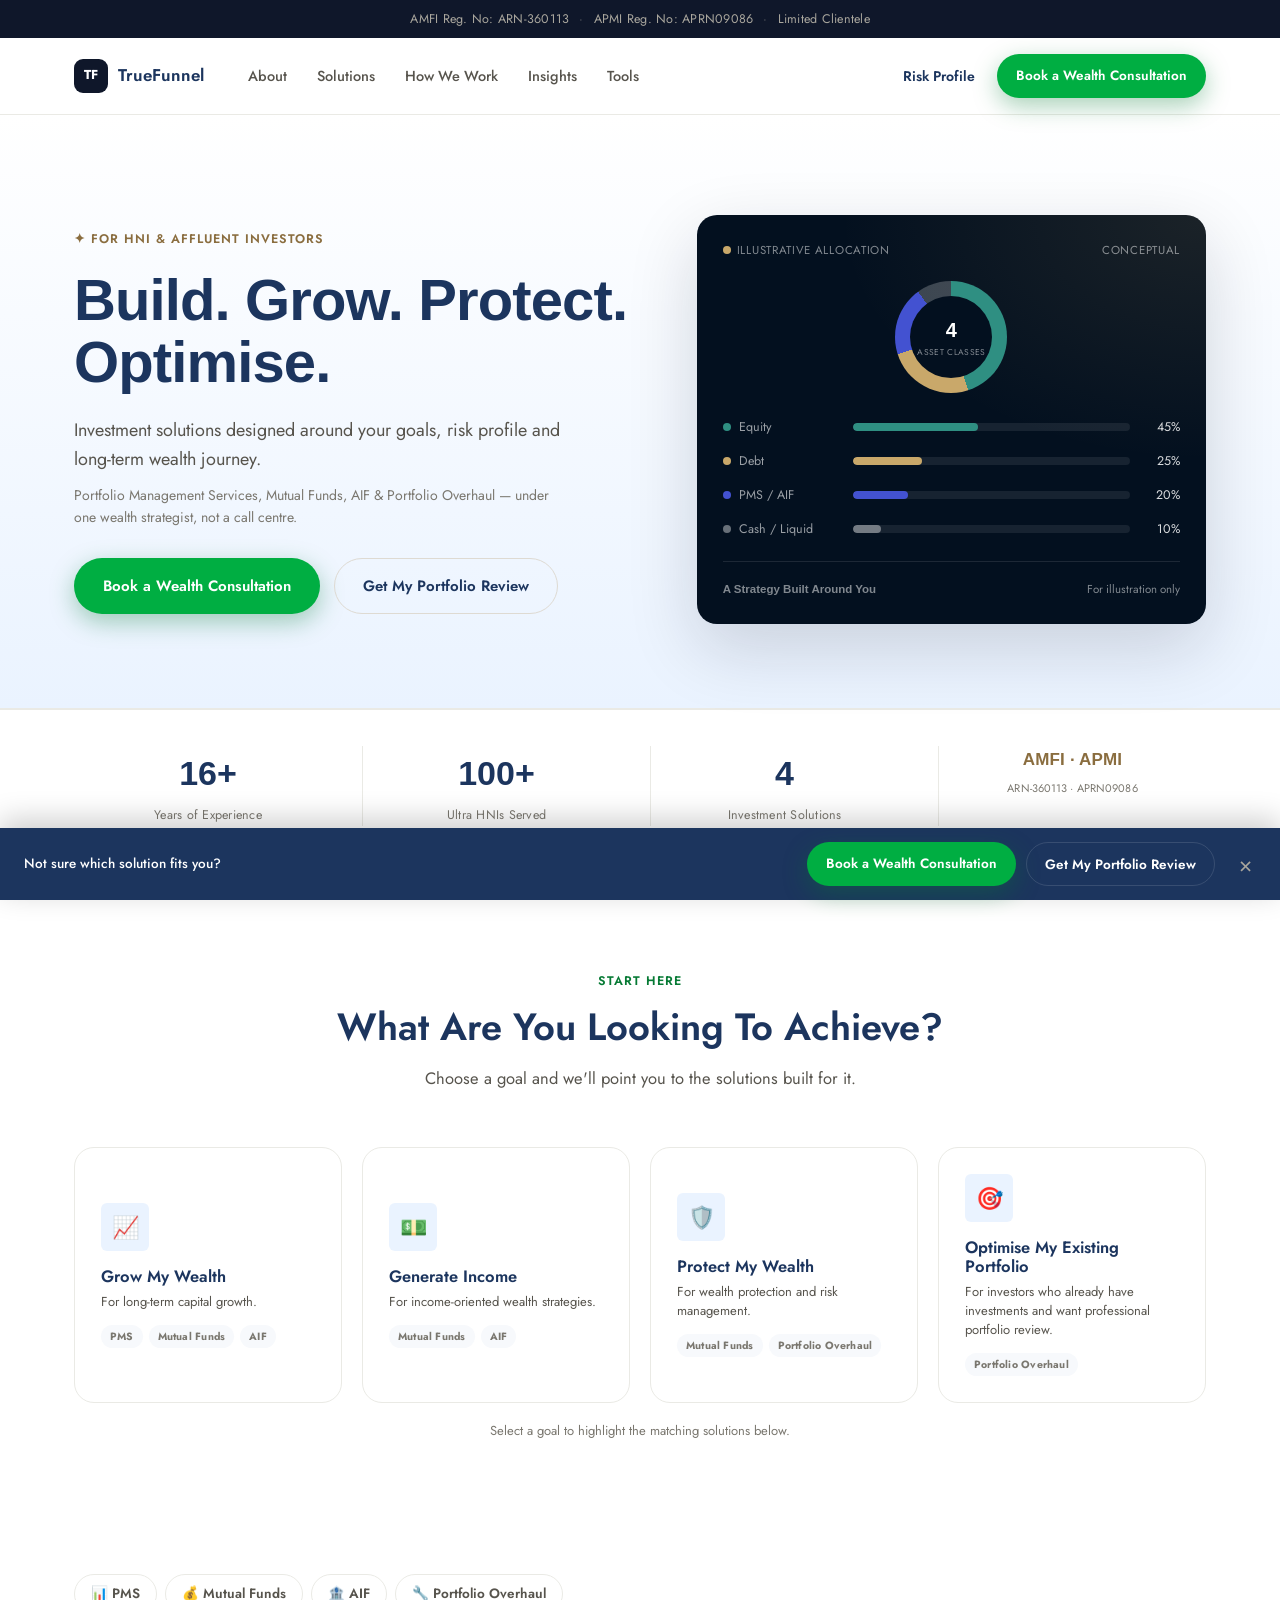
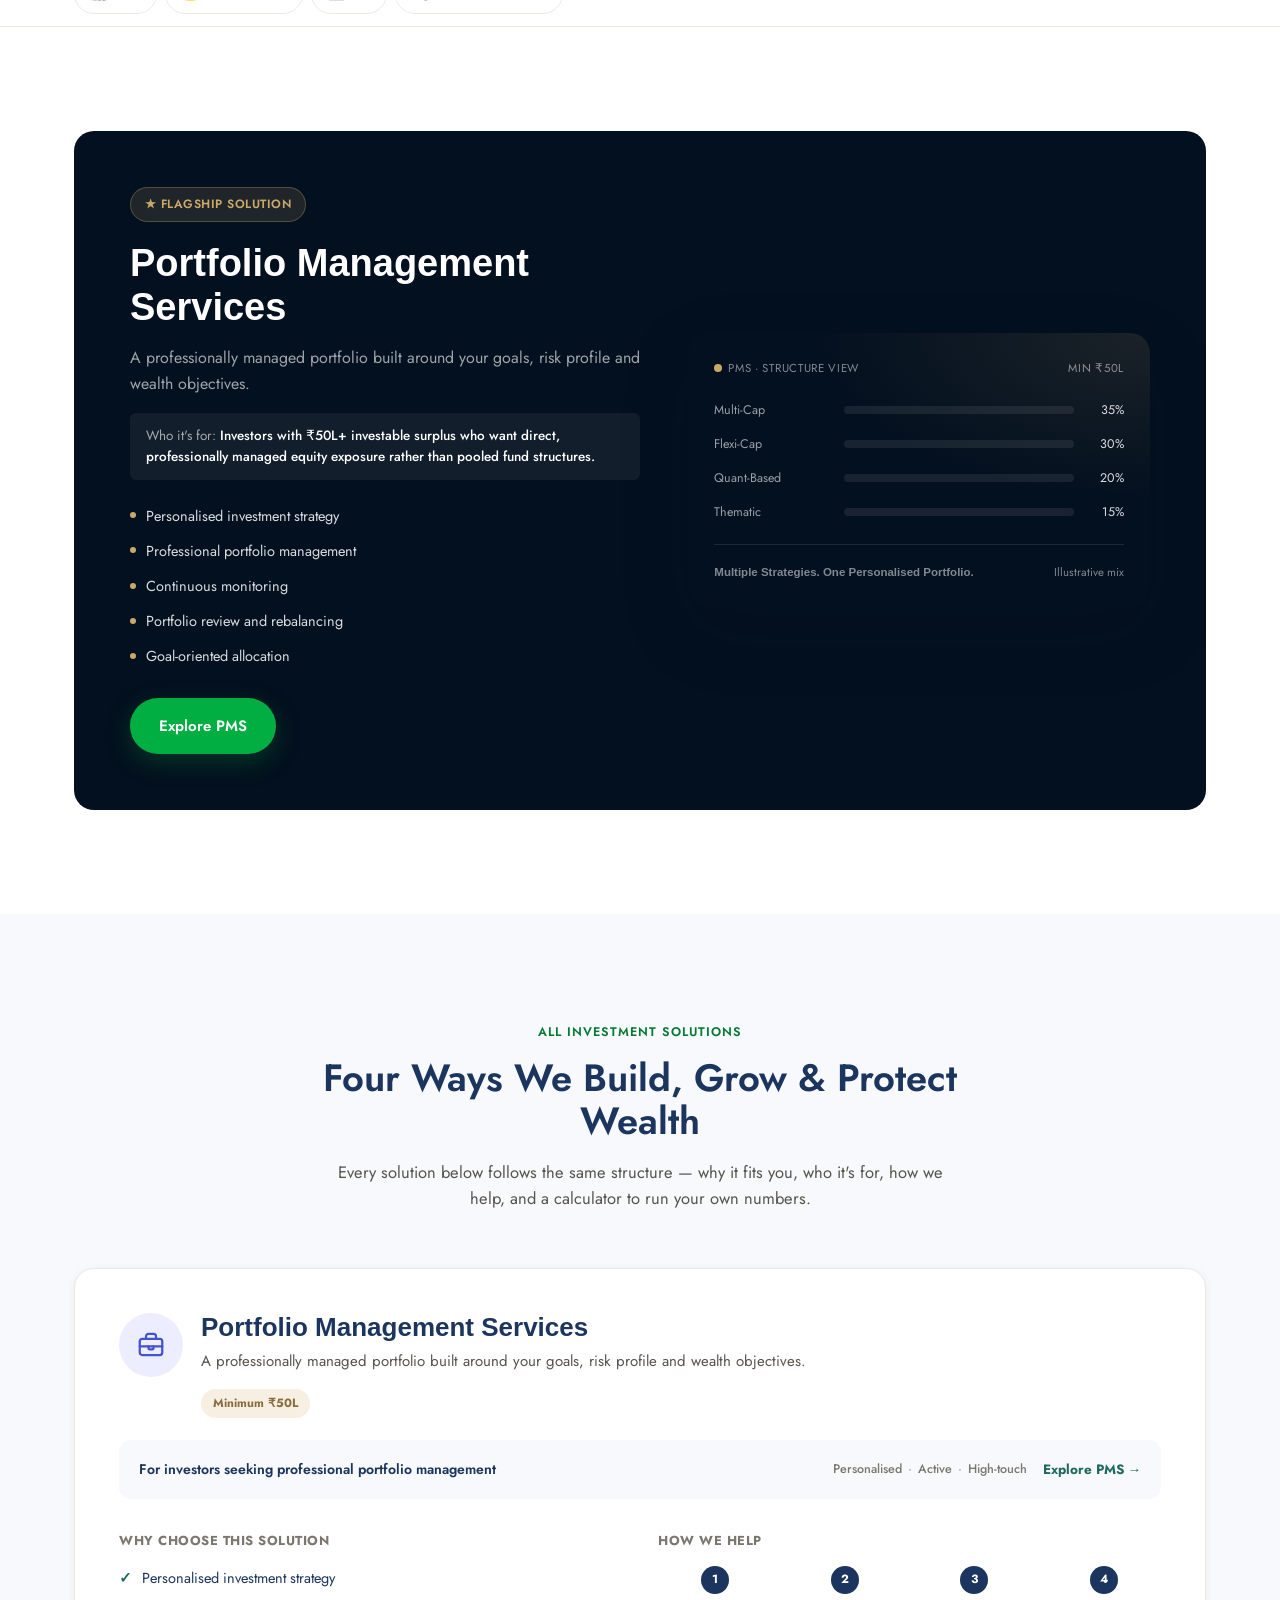
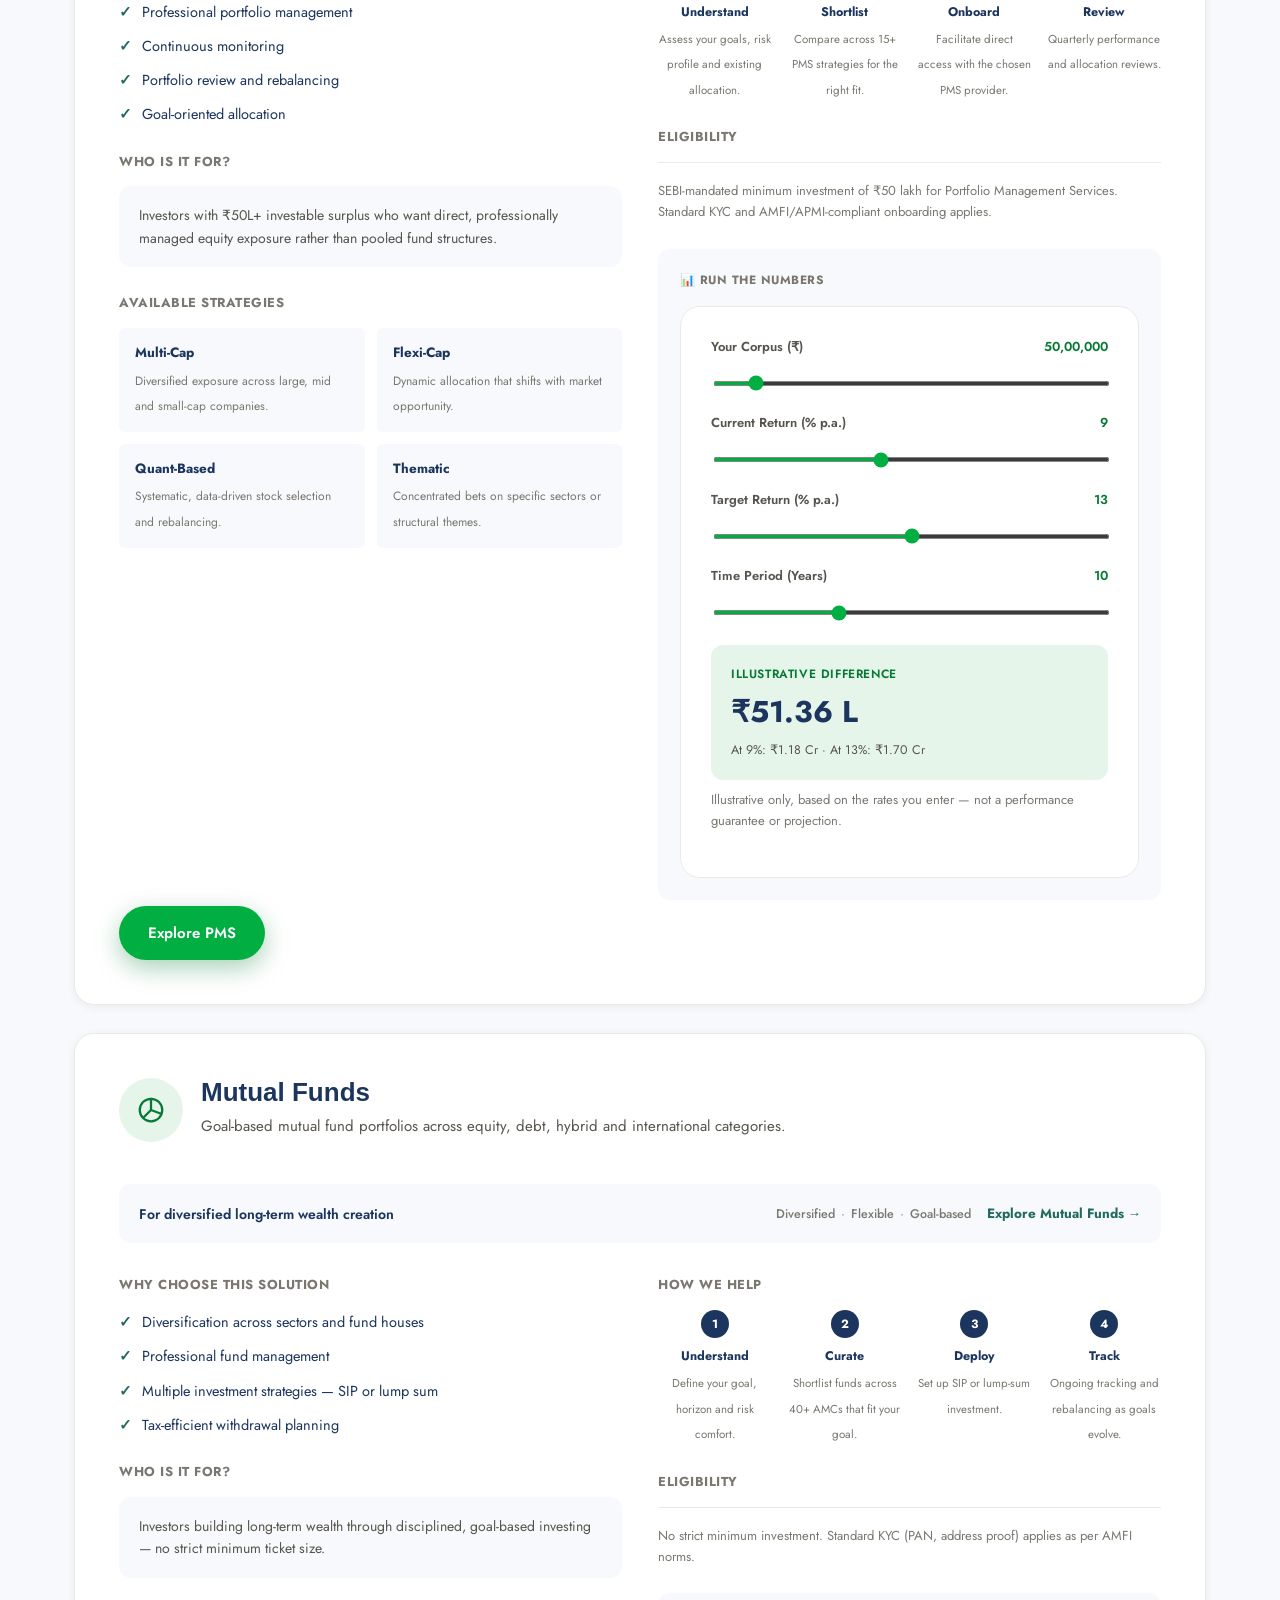
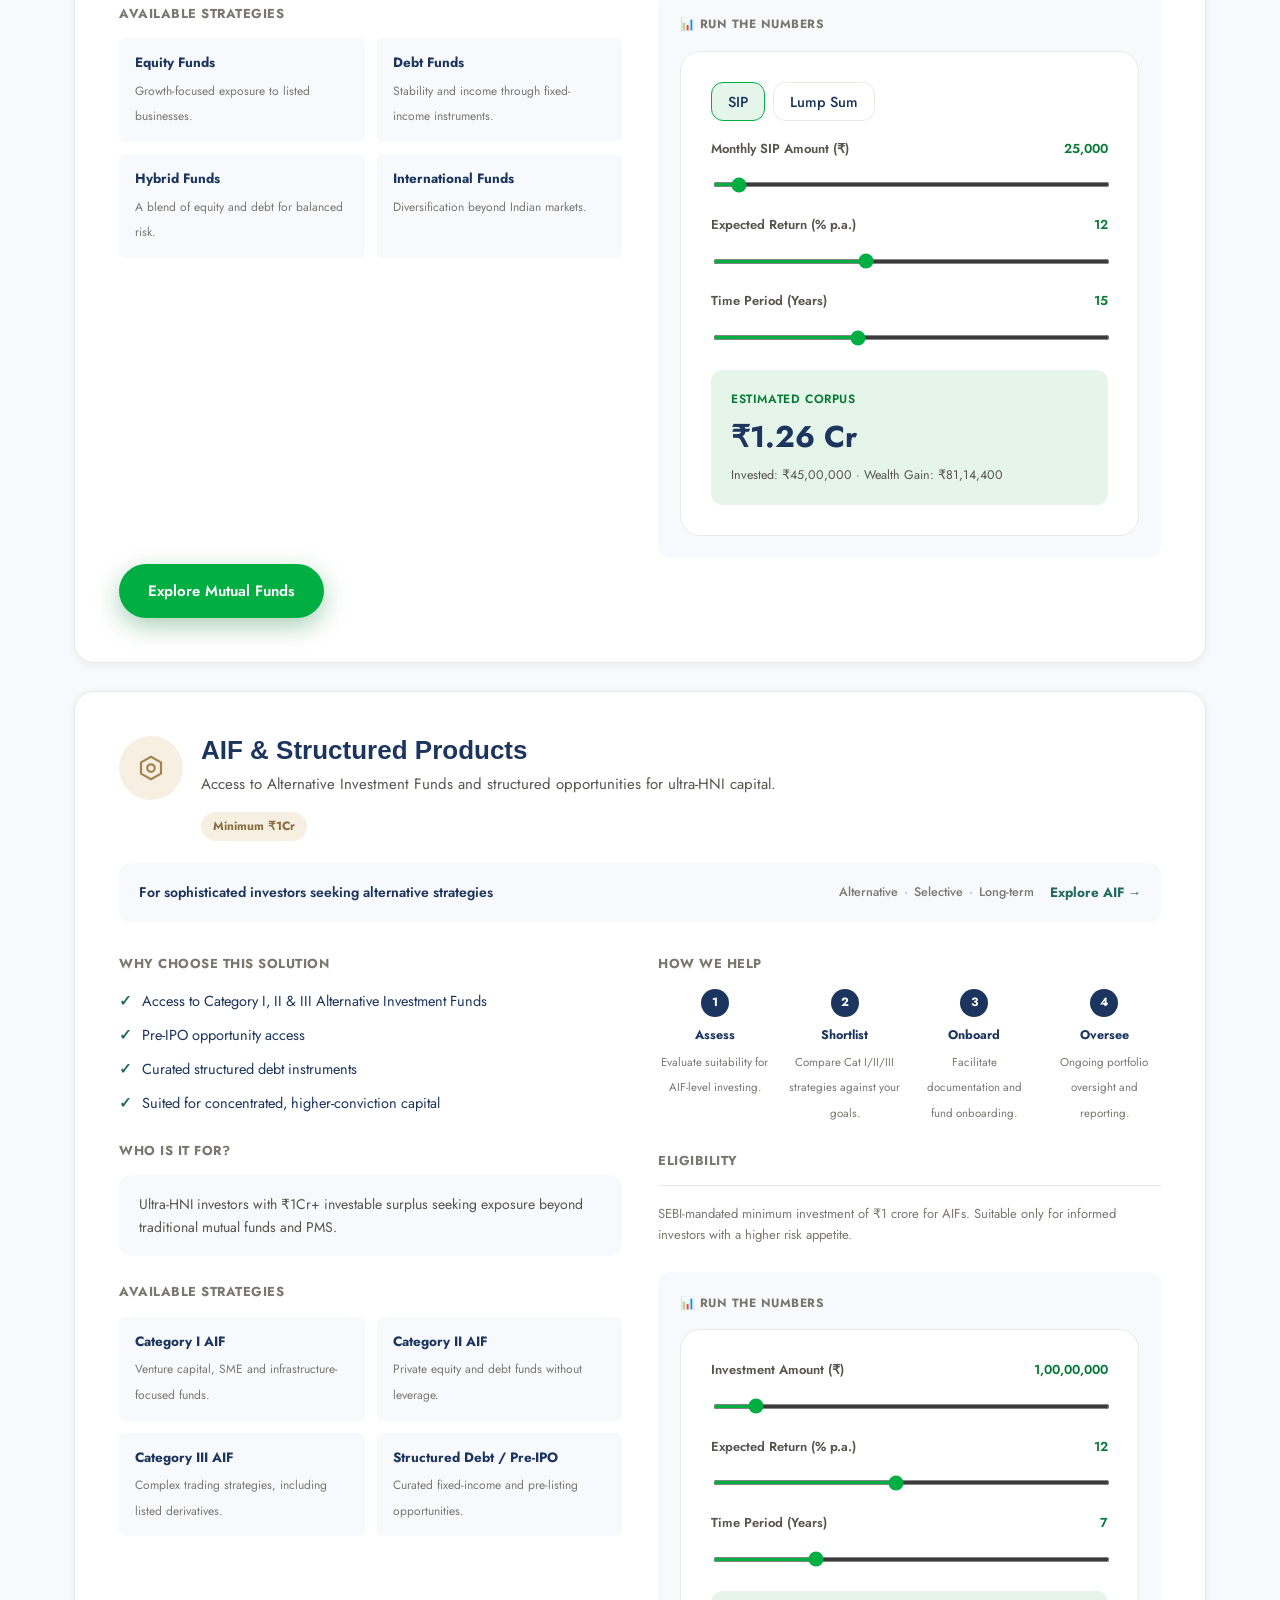
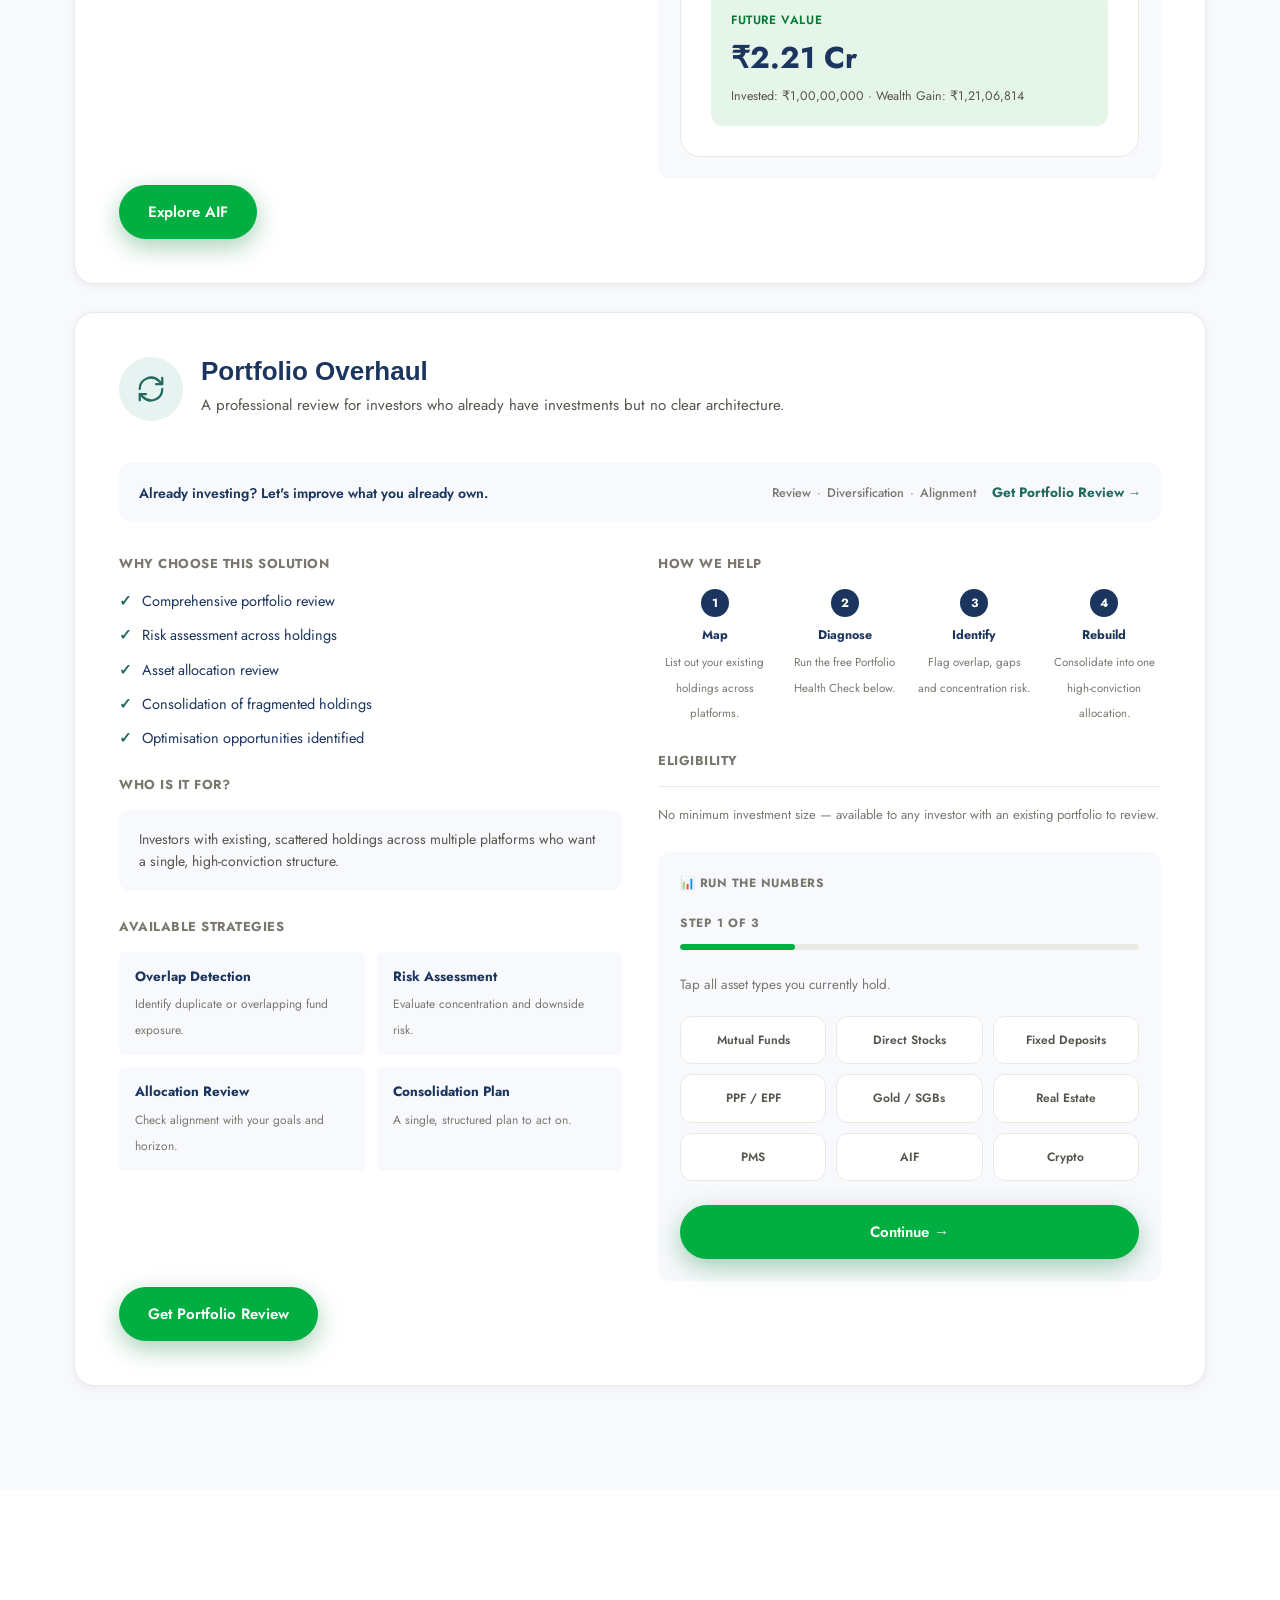
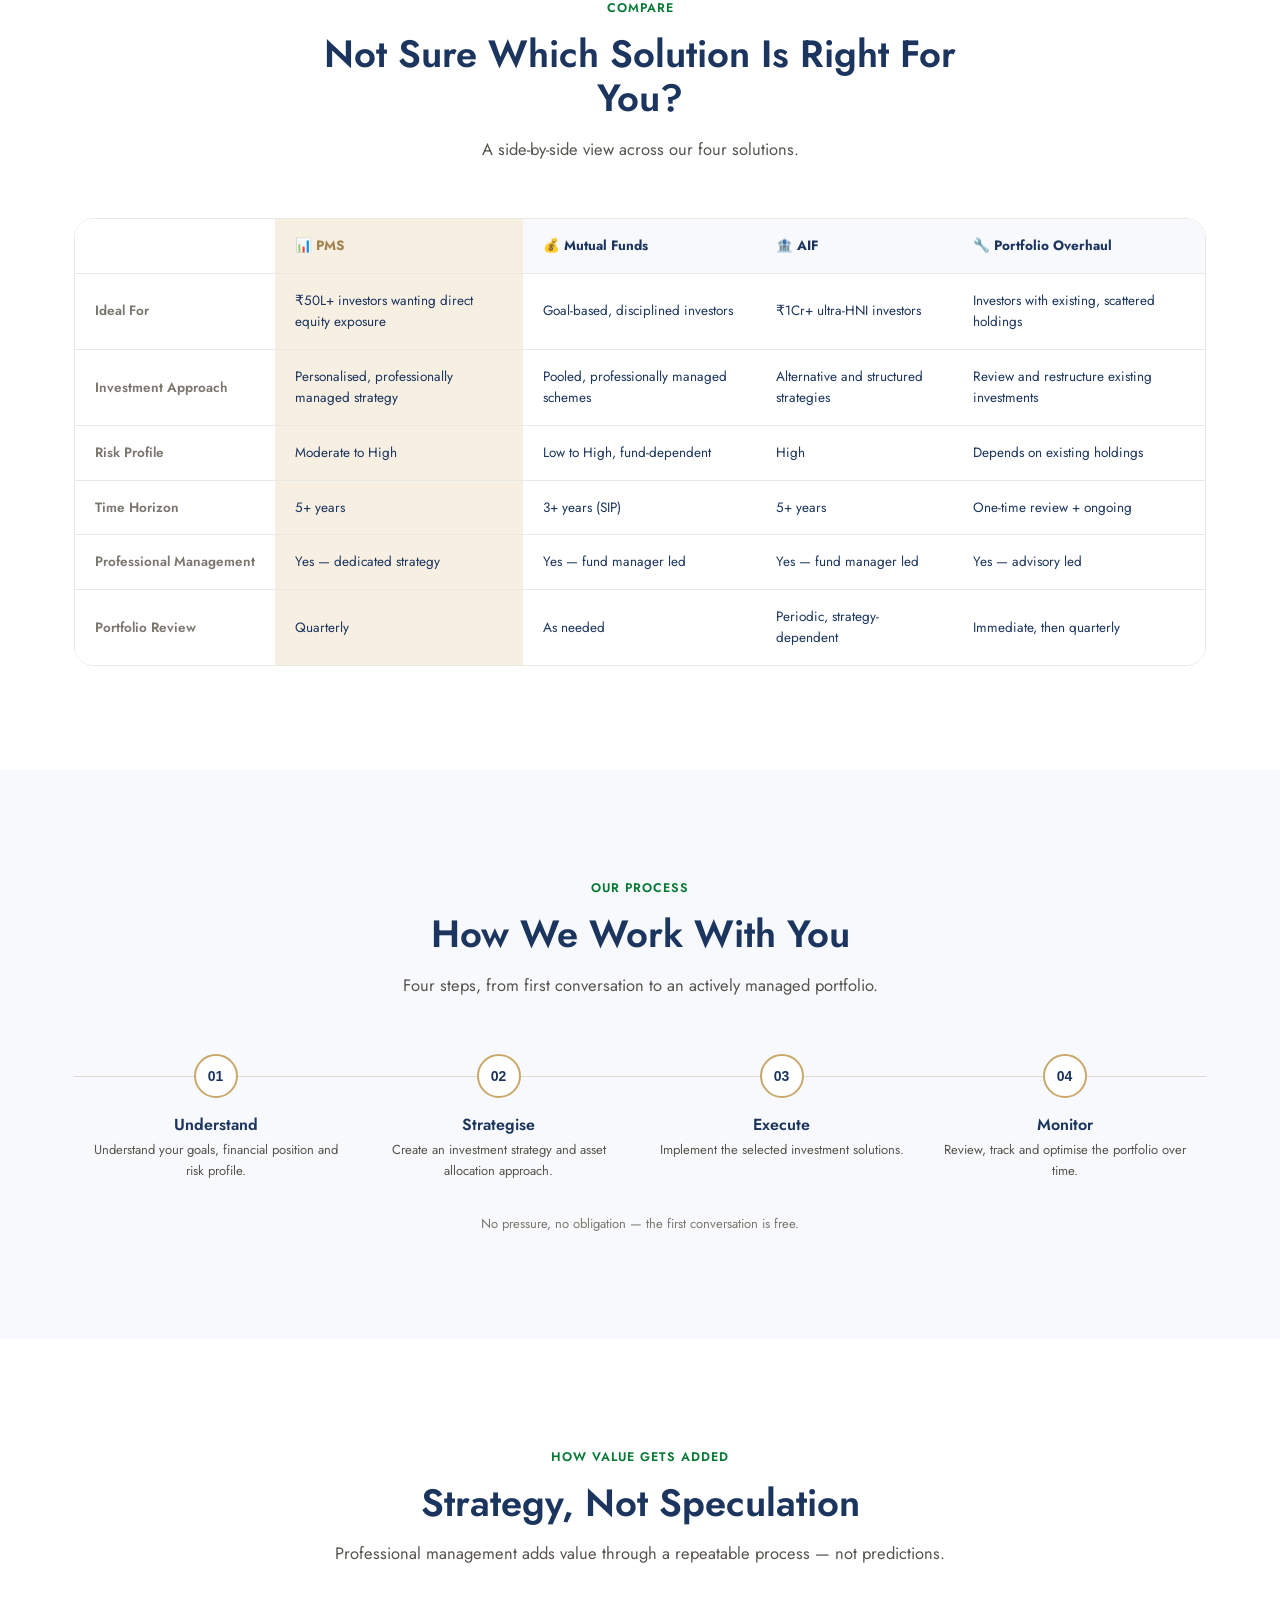
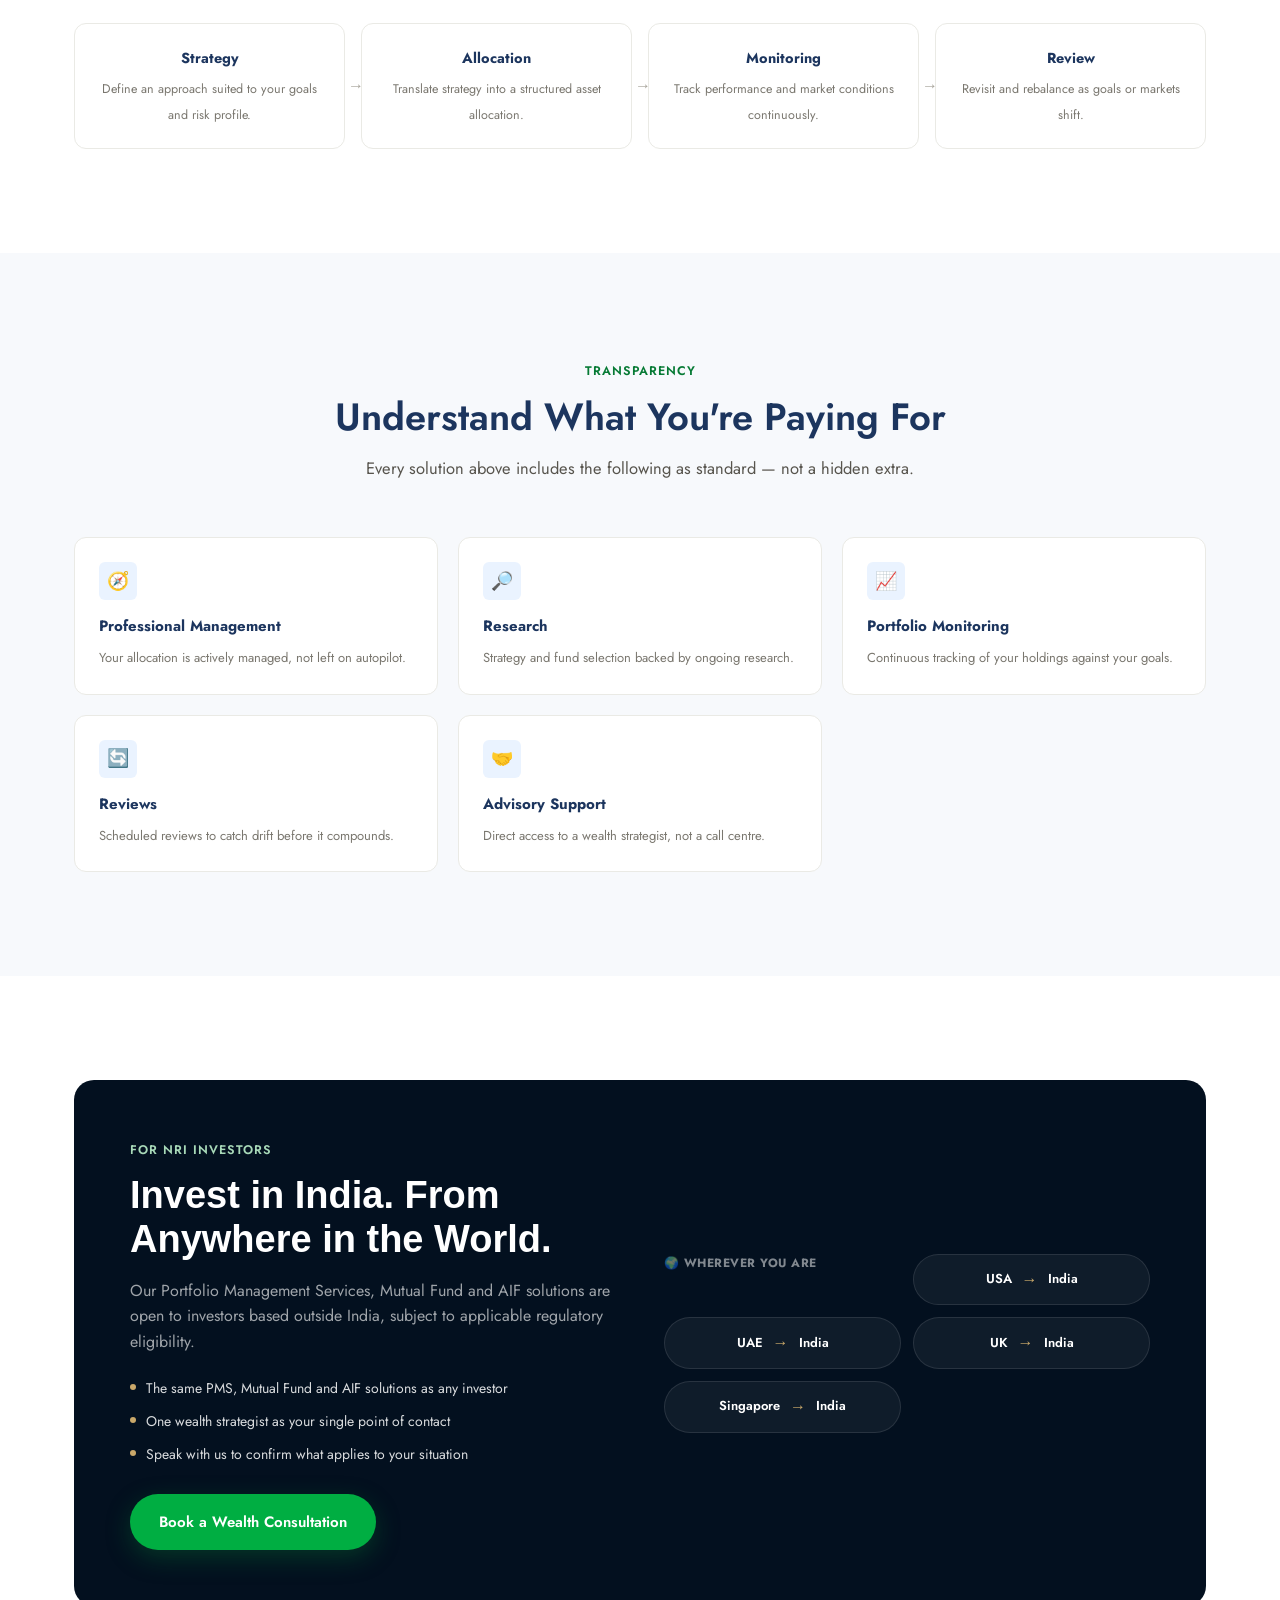
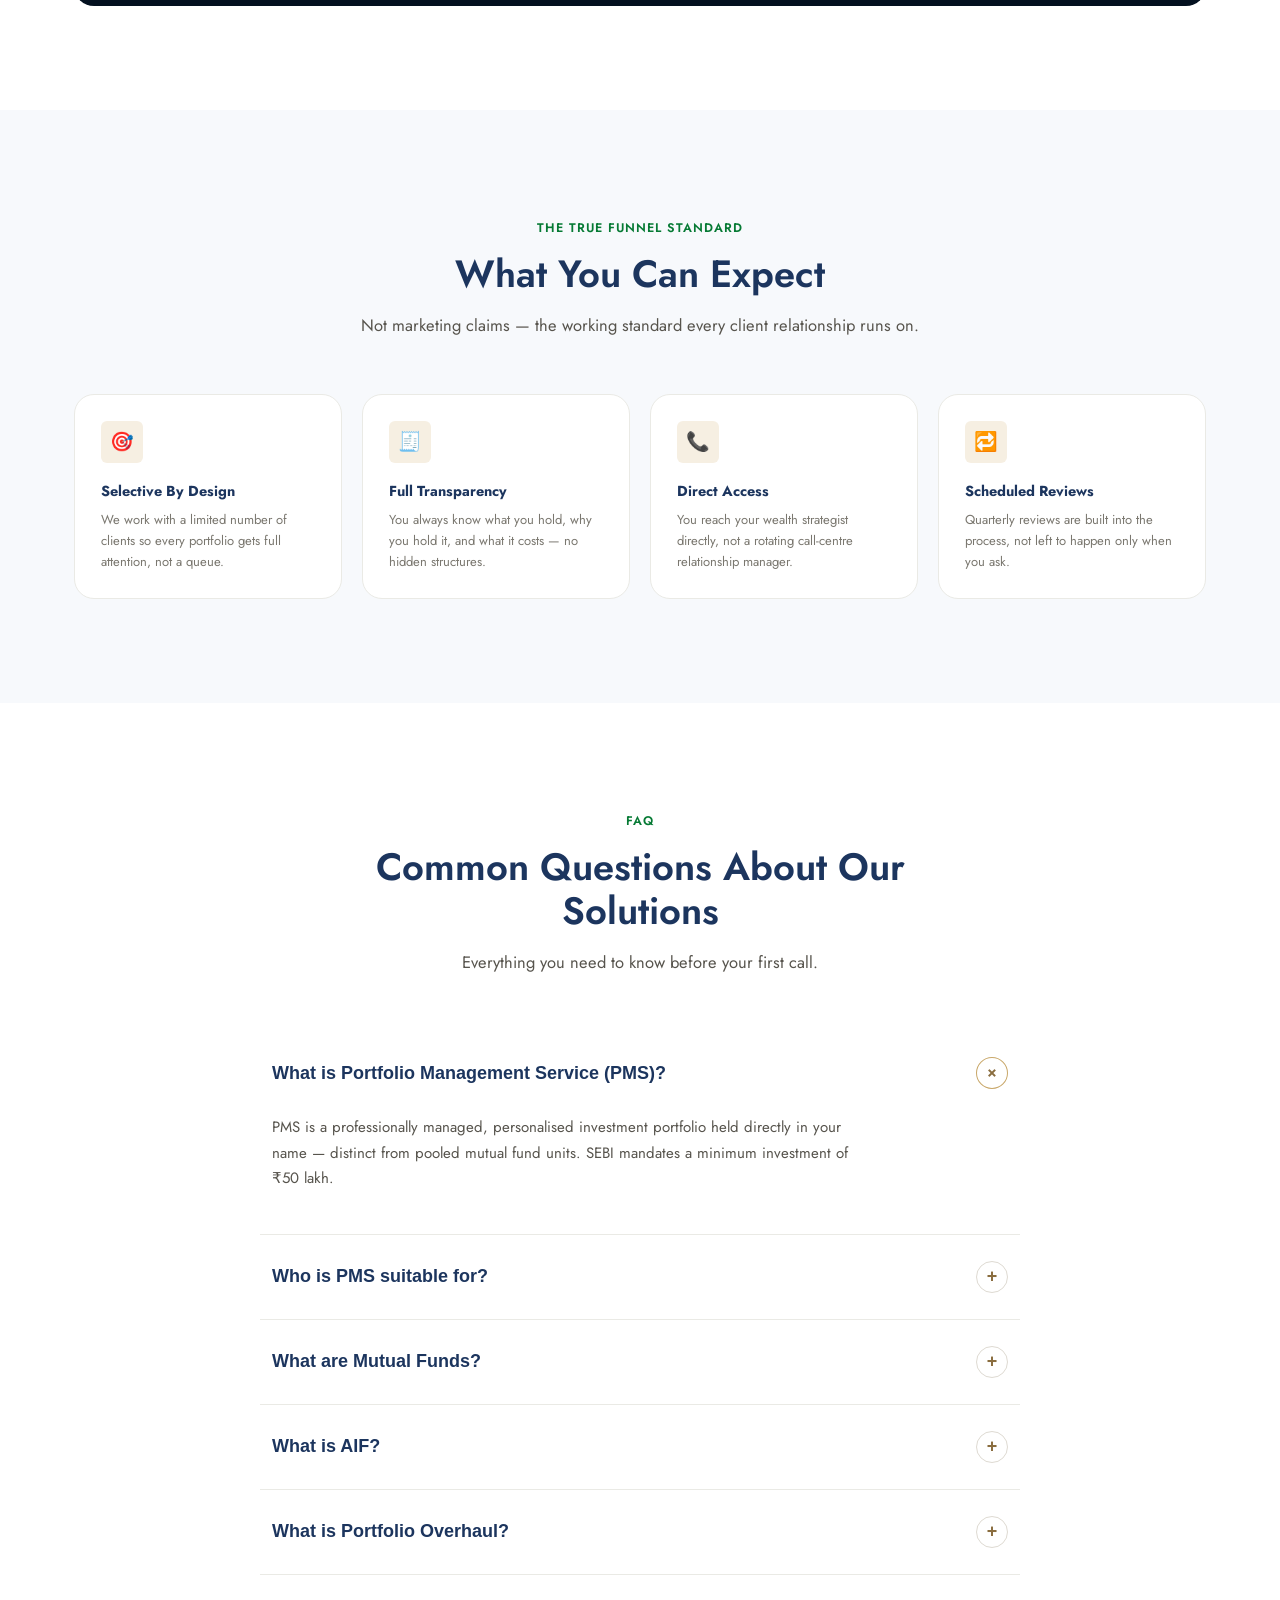
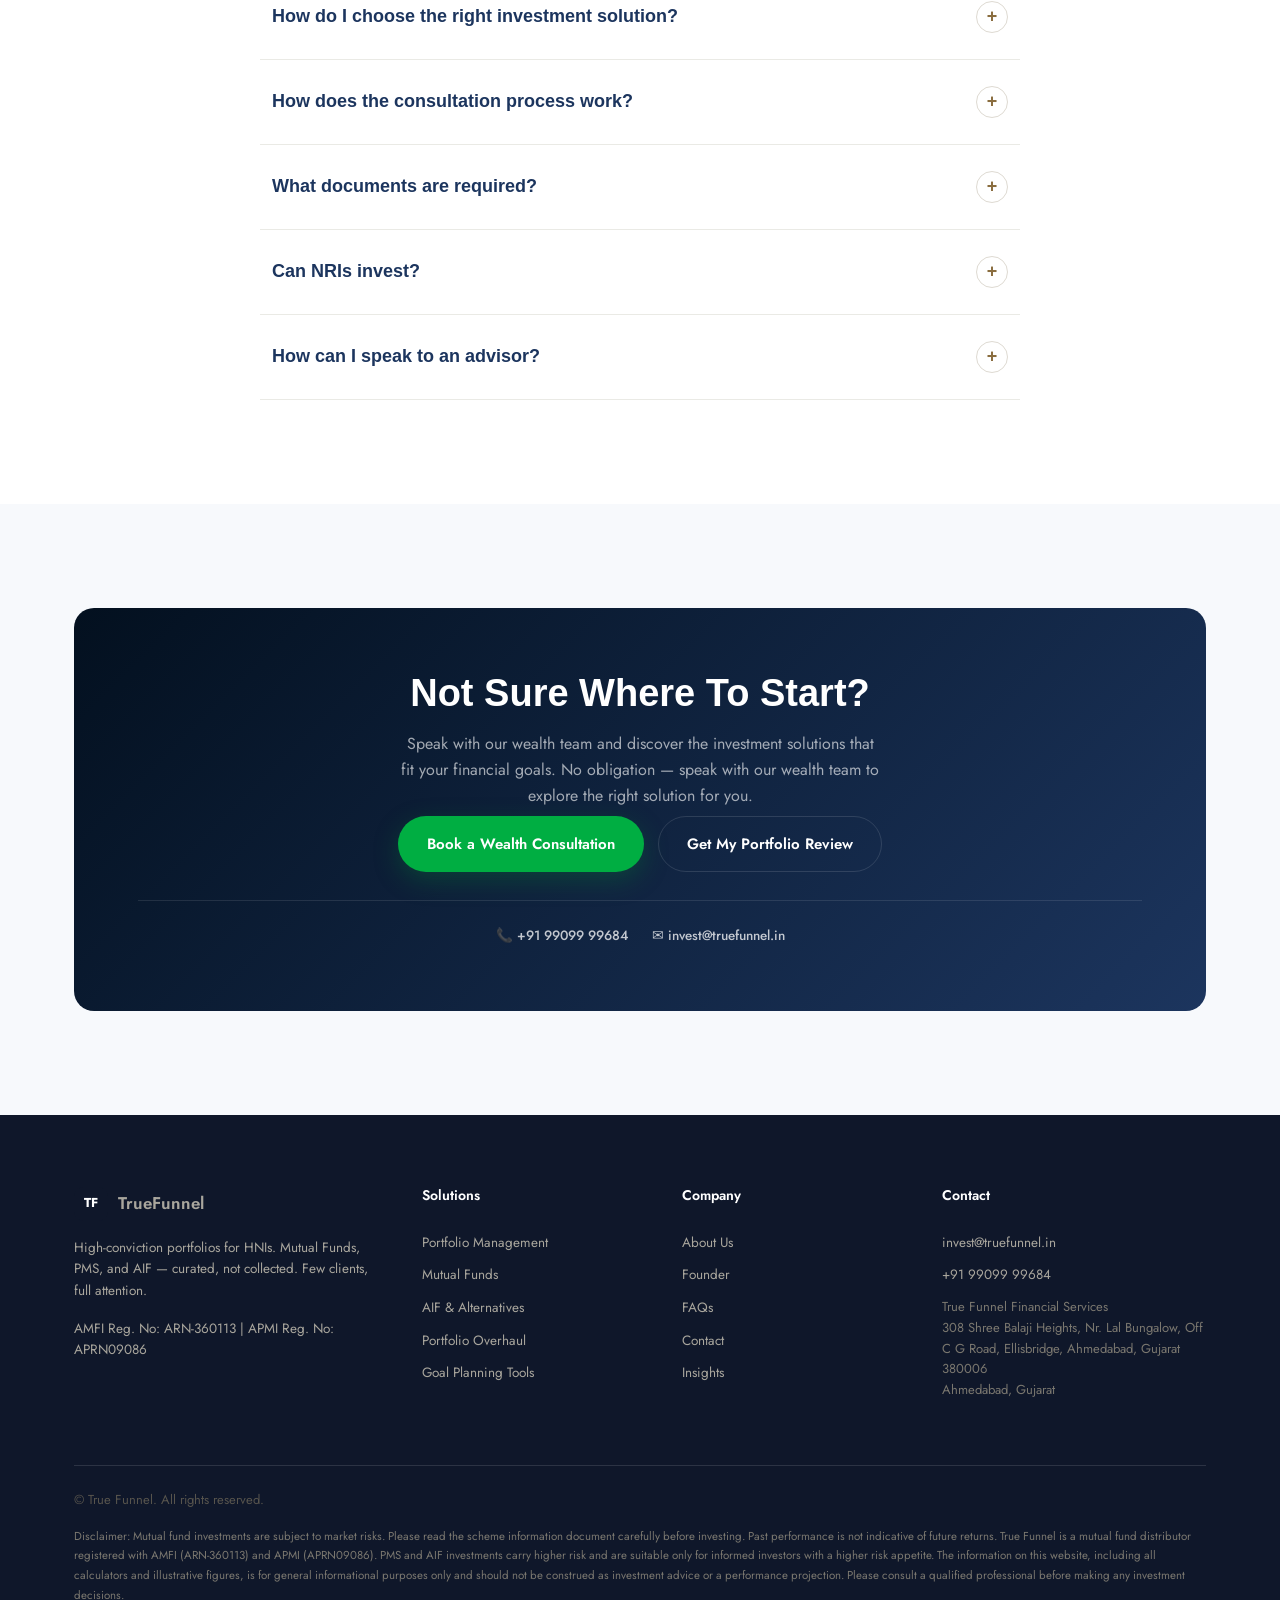
<file: products.html>
<!DOCTYPE html>
<html lang="en">
<head>
<meta charset="UTF-8">
<meta name="viewport" content="width=device-width, initial-scale=1.0">
<title>Investment Solutions — PMS, Mutual Funds, AIF & Portfolio Overhaul | True Funnel</title>
<meta name="description" content="Explore True Funnel's investment solutions — Portfolio Management Services, Mutual Funds, AIF & Structured Products, and Portfolio Overhaul — matched to your goals, with calculators and a free advisor consultation.">
<link rel="preconnect" href="https://fonts.googleapis.com">
<link rel="preconnect" href="https://fonts.gstatic.com" crossorigin>
<link href="https://fonts.googleapis.com/css2?family=Jost:wght@400;500;600;700&display=swap" rel="stylesheet">
<link rel="stylesheet" href="assets/styles.css">
<link rel="stylesheet" href="assets/products.css">
</head>
<body>

<!-- ANNOUNCEMENT BAR -->
<div class="announce-bar">
  <span>AMFI Reg. No: ARN-360113</span><span class="dot">·</span><span>APMI Reg. No: APRN09086</span><span class="dot">·</span><span>Limited Clientele</span>
</div>

<!-- NAV -->
<header class="nav">
  <div class="nav-inner container">
    <a href="index.html" class="logo"><span class="logo-mark">TF</span><span class="logo-text">TrueFunnel</span></a>
    <nav class="nav-links" id="navLinks">
      <a href="index.html#about">About</a>
      <a href="products.html">Solutions</a>
      <a href="index.html#process">How We Work</a>
      <a href="index.html#insights">Insights</a>
      <a href="index.html#tools">Tools</a>
    </nav>
    <div class="nav-actions">
      <a href="index.html#risk-profile" class="nav-link-cta">Risk Profile</a>
      <a href="index.html#contact" class="btn btn-primary btn-sm nav-cta">Book a Wealth Consultation</a>
    </div>
    <button class="nav-toggle" id="navToggle" aria-label="Toggle menu"><span></span><span></span><span></span></button>
  </div>
</header>

<!-- 01 — PREMIUM HERO -->
<section class="p-hero">
  <div class="container p-hero-grid">
    <div class="reveal">
      <div class="p-hero-eyebrow">✦ For HNI &amp; Affluent Investors</div>
      <h1>Build. Grow. Protect. Optimise.</h1>
      <p class="p-hero-sub">Investment solutions designed around your goals, risk profile and long-term wealth journey.</p>
      <p class="p-hero-note">Portfolio Management Services, Mutual Funds, AIF &amp; Portfolio Overhaul — under one wealth strategist, not a call centre.</p>
      <div class="p-hero-cta-row">
        <a href="index.html#contact" class="btn btn-primary">Book a Wealth Consultation</a>
        <button type="button" class="btn btn-ghost-dark" data-open-review-modal>Get My Portfolio Review</button>
      </div>
    </div>
    <div class="p-dashboard reveal">
      <div class="p-dashboard-head"><span><span class="p-dashboard-dot"></span>ILLUSTRATIVE ALLOCATION</span><span>Conceptual</span></div>
      <div class="p-donut" style="background:conic-gradient(#2f8f82 0% 45%, #c9a86a 45% 70%, #4352d1 70% 90%, rgba(255,255,255,0.22) 90% 100%);">
        <div class="p-donut-center"><strong>4</strong><span>Asset Classes</span></div>
      </div>
      <div class="p-dashboard-rows">
        <div class="p-dashboard-row"><span class="p-dashboard-label"><span class="p-dash-swatch" style="background:#2f8f82;"></span>Equity</span><div class="p-dashboard-bar-track"><div class="p-dashboard-bar-fill" style="width:45%;background:#2f8f82;"></div></div><span class="p-dashboard-pct">45%</span></div>
        <div class="p-dashboard-row"><span class="p-dashboard-label"><span class="p-dash-swatch" style="background:#c9a86a;"></span>Debt</span><div class="p-dashboard-bar-track"><div class="p-dashboard-bar-fill" style="width:25%;background:#c9a86a;"></div></div><span class="p-dashboard-pct">25%</span></div>
        <div class="p-dashboard-row"><span class="p-dashboard-label"><span class="p-dash-swatch" style="background:#4352d1;"></span>PMS / AIF</span><div class="p-dashboard-bar-track"><div class="p-dashboard-bar-fill" style="width:20%;background:#4352d1;"></div></div><span class="p-dashboard-pct">20%</span></div>
        <div class="p-dashboard-row"><span class="p-dashboard-label"><span class="p-dash-swatch" style="background:rgba(255,255,255,0.4);"></span>Cash / Liquid</span><div class="p-dashboard-bar-track"><div class="p-dashboard-bar-fill" style="width:10%;background:rgba(255,255,255,0.4);"></div></div><span class="p-dashboard-pct">10%</span></div>
      </div>
      <div class="p-dashboard-foot"><span class="p-dashboard-foot-phrase">A Strategy Built Around You</span><span>For illustration only</span></div>
    </div>
  </div>
</section>

<!-- 02 — TRUST / CREDIBILITY BAR -->
<div class="trust-bar">
  <div class="container">
    <div class="trust-bar-grid" id="trustBarGrid"></div>
  </div>
</div>

<!-- 03 — GOAL-BASED ENTRY -->
<section class="section" id="goal-selector">
  <div class="container">
    <div class="section-head reveal">
      <span class="eyebrow">Start Here</span>
      <h2>What Are You Looking To Achieve?</h2>
      <p class="section-sub">Choose a goal and we'll point you to the solutions built for it.</p>
    </div>
    <div class="goal-grid reveal" id="goalGrid"></div>
    <p class="goal-hint">Select a goal to highlight the matching solutions below.</p>
  </div>
</section>

<!-- STICKY PRODUCT SUBNAV -->
<nav class="product-subnav">
  <div class="product-subnav-inner" id="productSubnav"></div>
</nav>

<!-- 04 — FEATURED PRODUCT: PMS -->
<section class="section">
  <div class="container">
    <div class="featured-product reveal">
      <div class="featured-grid">
        <div>
          <span class="featured-badge">★ Flagship Solution</span>
          <h2>Portfolio Management Services</h2>
          <p>A professionally managed portfolio built around your goals, risk profile and wealth objectives.</p>
          <p class="featured-who-for">Who it's for: <span id="featuredWhoFor"></span></p>
          <ul class="featured-list" id="featuredBenefits"></ul>
          <a href="#product-pms" class="btn btn-primary">Explore PMS</a>
        </div>
        <div class="p-dashboard">
          <div class="p-dashboard-head"><span><span class="p-dashboard-dot"></span>PMS · STRUCTURE VIEW</span><span>Min ₹50L</span></div>
          <div class="p-dashboard-rows">
            <div class="p-dashboard-row"><span class="p-dashboard-label">Multi-Cap</span><div class="p-dashboard-bar-track"><div class="p-dashboard-bar-fill" style="width:35%;"></div></div><span class="p-dashboard-pct">35%</span></div>
            <div class="p-dashboard-row"><span class="p-dashboard-label">Flexi-Cap</span><div class="p-dashboard-bar-track"><div class="p-dashboard-bar-fill" style="width:30%;"></div></div><span class="p-dashboard-pct">30%</span></div>
            <div class="p-dashboard-row"><span class="p-dashboard-label">Quant-Based</span><div class="p-dashboard-bar-track"><div class="p-dashboard-bar-fill" style="width:20%;"></div></div><span class="p-dashboard-pct">20%</span></div>
            <div class="p-dashboard-row"><span class="p-dashboard-label">Thematic</span><div class="p-dashboard-bar-track"><div class="p-dashboard-bar-fill" style="width:15%;"></div></div><span class="p-dashboard-pct">15%</span></div>
          </div>
          <div class="p-dashboard-foot"><span class="p-dashboard-foot-phrase">Multiple Strategies. One Personalised Portfolio.</span><span>Illustrative mix</span></div>
        </div>
      </div>
    </div>
  </div>
</section>

<!-- 05 / 06 — ALL INVESTMENT SOLUTIONS (reusable product template) -->
<section class="section section-light">
  <div class="container">
    <div class="section-head reveal">
      <span class="eyebrow">All Investment Solutions</span>
      <h2>Four Ways We Build, Grow &amp; Protect Wealth</h2>
      <p class="section-sub">Every solution below follows the same structure — why it fits you, who it's for, how we help, and a calculator to run your own numbers.</p>
    </div>
    <div id="allProductsGrid" style="display:flex;flex-direction:column;gap:28px;"></div>
  </div>
</section>

<!-- 07 — PRODUCT COMPARISON -->
<section class="section">
  <div class="container">
    <div class="section-head reveal">
      <span class="eyebrow">Compare</span>
      <h2>Not Sure Which Solution Is Right For You?</h2>
      <p class="section-sub">A side-by-side view across our four solutions.</p>
    </div>
    <p class="comparison-scroll-hint">Swipe to compare →</p>
    <div class="comparison-scroll reveal" id="comparisonTableHost"></div>
  </div>
</section>

<!-- 08 — OUR WEALTH MANAGEMENT PROCESS -->
<section class="section section-light">
  <div class="container">
    <div class="section-head reveal">
      <span class="eyebrow">Our Process</span>
      <h2>How We Work With You</h2>
      <p class="section-sub">Four steps, from first conversation to an actively managed portfolio.</p>
    </div>
    <div class="timeline reveal" id="processTimeline"></div>
    <p class="process-reassurance">No pressure, no obligation — the first conversation is free.</p>
  </div>
</section>

<!-- 09 — PERFORMANCE / STRATEGY -->
<section class="section">
  <div class="container">
    <div class="section-head reveal">
      <span class="eyebrow">How Value Gets Added</span>
      <h2>Strategy, Not Speculation</h2>
      <p class="section-sub">Professional management adds value through a repeatable process — not predictions.</p>
    </div>
    <div class="flow-steps reveal" id="strategyFlow"></div>
  </div>
</section>

<!-- 10 — FEE / VALUE -->
<section class="section section-light">
  <div class="container">
    <div class="section-head reveal">
      <span class="eyebrow">Transparency</span>
      <h2>Understand What You're Paying For</h2>
      <p class="section-sub">Every solution above includes the following as standard — not a hidden extra.</p>
    </div>
    <div class="fee-grid reveal" id="feeGrid"></div>
  </div>
</section>

<!-- 11 — NRI SECTION -->
<section class="section">
  <div class="container">
    <div class="nri-section reveal">
      <div class="nri-grid">
        <div>
          <span class="eyebrow eyebrow-light">For NRI Investors</span>
          <h2>Invest in India. From Anywhere in the World.</h2>
          <p>Our Portfolio Management Services, Mutual Fund and AIF solutions are open to investors based outside India, subject to applicable regulatory eligibility.</p>
          <ul class="nri-points">
            <li>The same PMS, Mutual Fund and AIF solutions as any investor</li>
            <li>One wealth strategist as your single point of contact</li>
            <li>Speak with us to confirm what applies to your situation</li>
          </ul>
          <a href="index.html#contact" class="btn btn-primary">Book a Wealth Consultation</a>
        </div>
        <div class="nri-routes">
          <div class="nri-routes-label">🌍 Wherever You Are</div>
          <div class="nri-route"><span>USA</span><span class="nri-arrow">→</span><span>India</span></div>
          <div class="nri-route"><span>UAE</span><span class="nri-arrow">→</span><span>India</span></div>
          <div class="nri-route"><span>UK</span><span class="nri-arrow">→</span><span>India</span></div>
          <div class="nri-route"><span>Singapore</span><span class="nri-arrow">→</span><span>India</span></div>
        </div>
      </div>
    </div>
  </div>
</section>

<!-- 12 — WHAT TO EXPECT (no fabricated testimonials) -->
<section class="section section-light">
  <div class="container">
    <div class="section-head reveal">
      <span class="eyebrow">The True Funnel Standard</span>
      <h2>What You Can Expect</h2>
      <p class="section-sub">Not marketing claims — the working standard every client relationship runs on.</p>
    </div>
    <div class="standards-grid reveal" id="standardsGrid"></div>
  </div>
</section>

<!-- 13 — FAQ -->
<section class="section" id="product-faq">
  <div class="container">
    <div class="section-head reveal">
      <span class="eyebrow">FAQ</span>
      <h2>Common Questions About Our Solutions</h2>
      <p class="section-sub">Everything you need to know before your first call.</p>
    </div>
    <div class="faq-list reveal" id="productFaqList"></div>
  </div>
</section>

<!-- 14 — FINAL CTA -->
<section class="section section-light">
  <div class="container">
    <div class="final-cta reveal">
      <h2>Not Sure Where To Start?</h2>
      <p>Speak with our wealth team and discover the investment solutions that fit your financial goals. No obligation — speak with our wealth team to explore the right solution for you.</p>
      <div class="final-cta-row">
        <a href="index.html#contact" class="btn btn-primary">Book a Wealth Consultation</a>
        <button type="button" class="btn btn-ghost-light" data-open-review-modal>Get My Portfolio Review</button>
      </div>
      <div class="final-cta-direct">
        <a href="tel:+919909999684">📞 +91 99099 99684</a>
        <a href="mailto:invest@truefunnel.in">✉ invest@truefunnel.in</a>
      </div>
    </div>
  </div>
</section>

<!-- FOOTER -->
<footer class="footer">
  <div class="container footer-grid">
    <div class="footer-brand">
      <a href="index.html" class="logo"><span class="logo-mark">TF</span><span class="logo-text">TrueFunnel</span></a>
      <p>High-conviction portfolios for HNIs. Mutual Funds, PMS, and AIF — curated, not collected. Few clients, full attention.</p>
      <p class="muted-sm">AMFI Reg. No: ARN-360113 | APMI Reg. No: APRN09086</p>
    </div>
    <div class="footer-col">
      <h4>Solutions</h4>
      <a href="#product-pms">Portfolio Management</a>
      <a href="#product-mutual-funds">Mutual Funds</a>
      <a href="#product-aif">AIF &amp; Alternatives</a>
      <a href="#product-portfolio-overhaul">Portfolio Overhaul</a>
      <a href="index.html#tools">Goal Planning Tools</a>
    </div>
    <div class="footer-col">
      <h4>Company</h4>
      <a href="index.html#about">About Us</a>
      <a href="index.html#founder">Founder</a>
      <a href="#product-faq">FAQs</a>
      <a href="index.html#contact">Contact</a>
      <a href="index.html#insights">Insights</a>
    </div>
    <div class="footer-col">
      <h4>Contact</h4>
      <a href="mailto:invest@truefunnel.in">invest@truefunnel.in</a>
      <a href="tel:+919909999684">+91 99099 99684</a>
      <p class="muted-sm">True Funnel Financial Services<br>308 Shree Balaji Heights, Nr. Lal Bungalow, Off C G Road, Ellisbridge, Ahmedabad, Gujarat 380006<br>Ahmedabad, Gujarat</p>
    </div>
  </div>
  <div class="container">
    <p class="footer-copy">© True Funnel. All rights reserved.</p>
    <p class="footer-disclaimer">Disclaimer: Mutual fund investments are subject to market risks. Please read the scheme information document carefully before investing. Past performance is not indicative of future returns. True Funnel is a mutual fund distributor registered with AMFI (ARN-360113) and APMI (APRN09086). PMS and AIF investments carry higher risk and are suitable only for informed investors with a higher risk appetite. The information on this website, including all calculators and illustrative figures, is for general informational purposes only and should not be construed as investment advice or a performance projection. Please consult a qualified professional before making any investment decisions.</p>
  </div>
</footer>

<!-- STICKY BOTTOM BAR -->
<div class="sticky-bar" id="stickyBar">
  <span>Not sure which solution fits you?</span>
  <div class="sticky-bar-cta">
    <a href="index.html#contact" class="btn btn-primary btn-sm">Book a Wealth Consultation</a>
    <button type="button" class="btn btn-ghost-light btn-sm" data-open-review-modal>Get My Portfolio Review</button>
  </div>
  <button type="button" class="sticky-bar-close" id="stickyBarClose" aria-label="Close">×</button>
</div>

<!-- PORTFOLIO REVIEW MODAL (exit-intent + explicit secondary-CTA trigger) -->
<div class="modal-overlay" id="exitModal" hidden>
  <div class="modal-card">
    <button type="button" class="modal-close" id="exitModalClose" aria-label="Close">×</button>
    <div class="modal-icon">🎯</div>
    <h3>Free 15-Min<br>Portfolio Review</h3>
    <p>Our wealth strategist will review your current investments and identify opportunities to improve portfolio structure, diversification and alignment with your goals.</p>
    <a href="index.html#contact" class="btn btn-primary btn-block" id="exitModalCta">Get My Portfolio Review</a>
    <p class="muted-sm center">🔒 100% confidential · No spam</p>
  </div>
</div>

<script src="assets/common.js"></script>
<script src="assets/products-data.js"></script>
<script src="assets/products.js"></script>
</body>
</html>
</file>
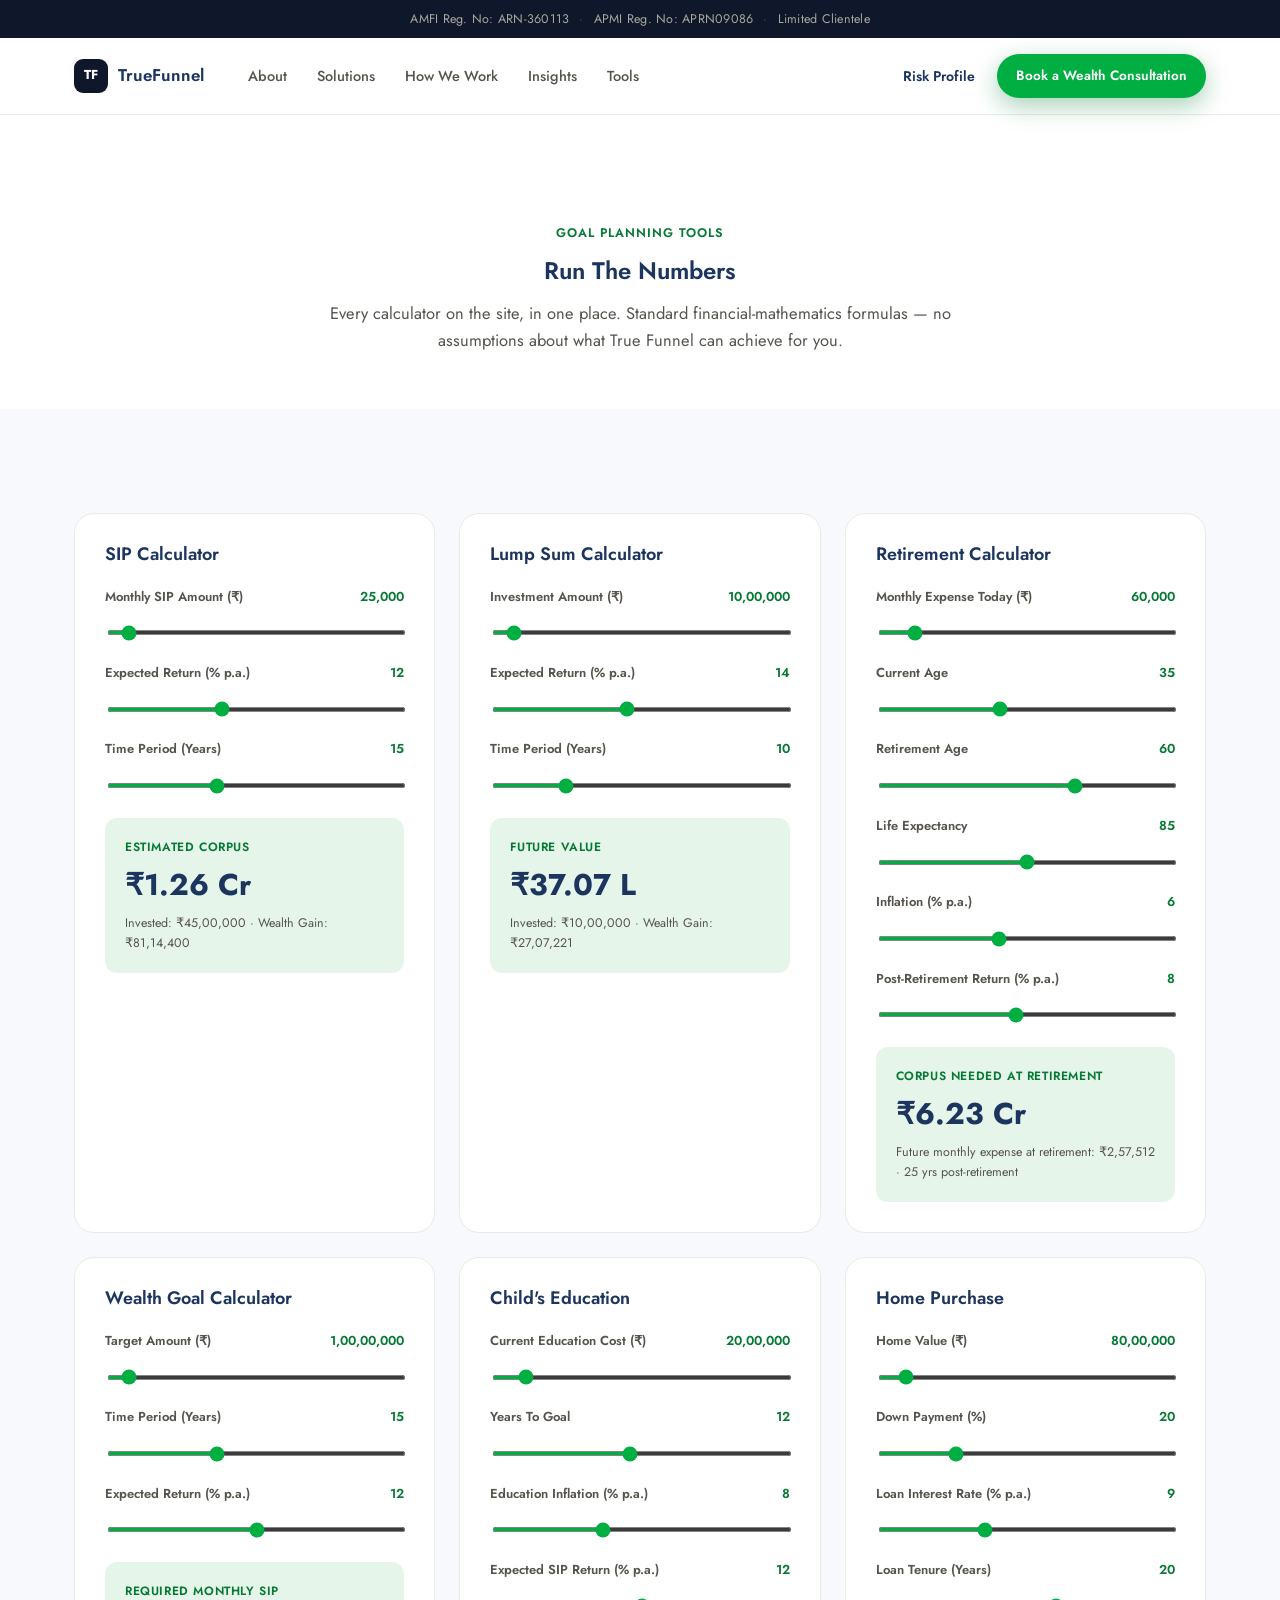
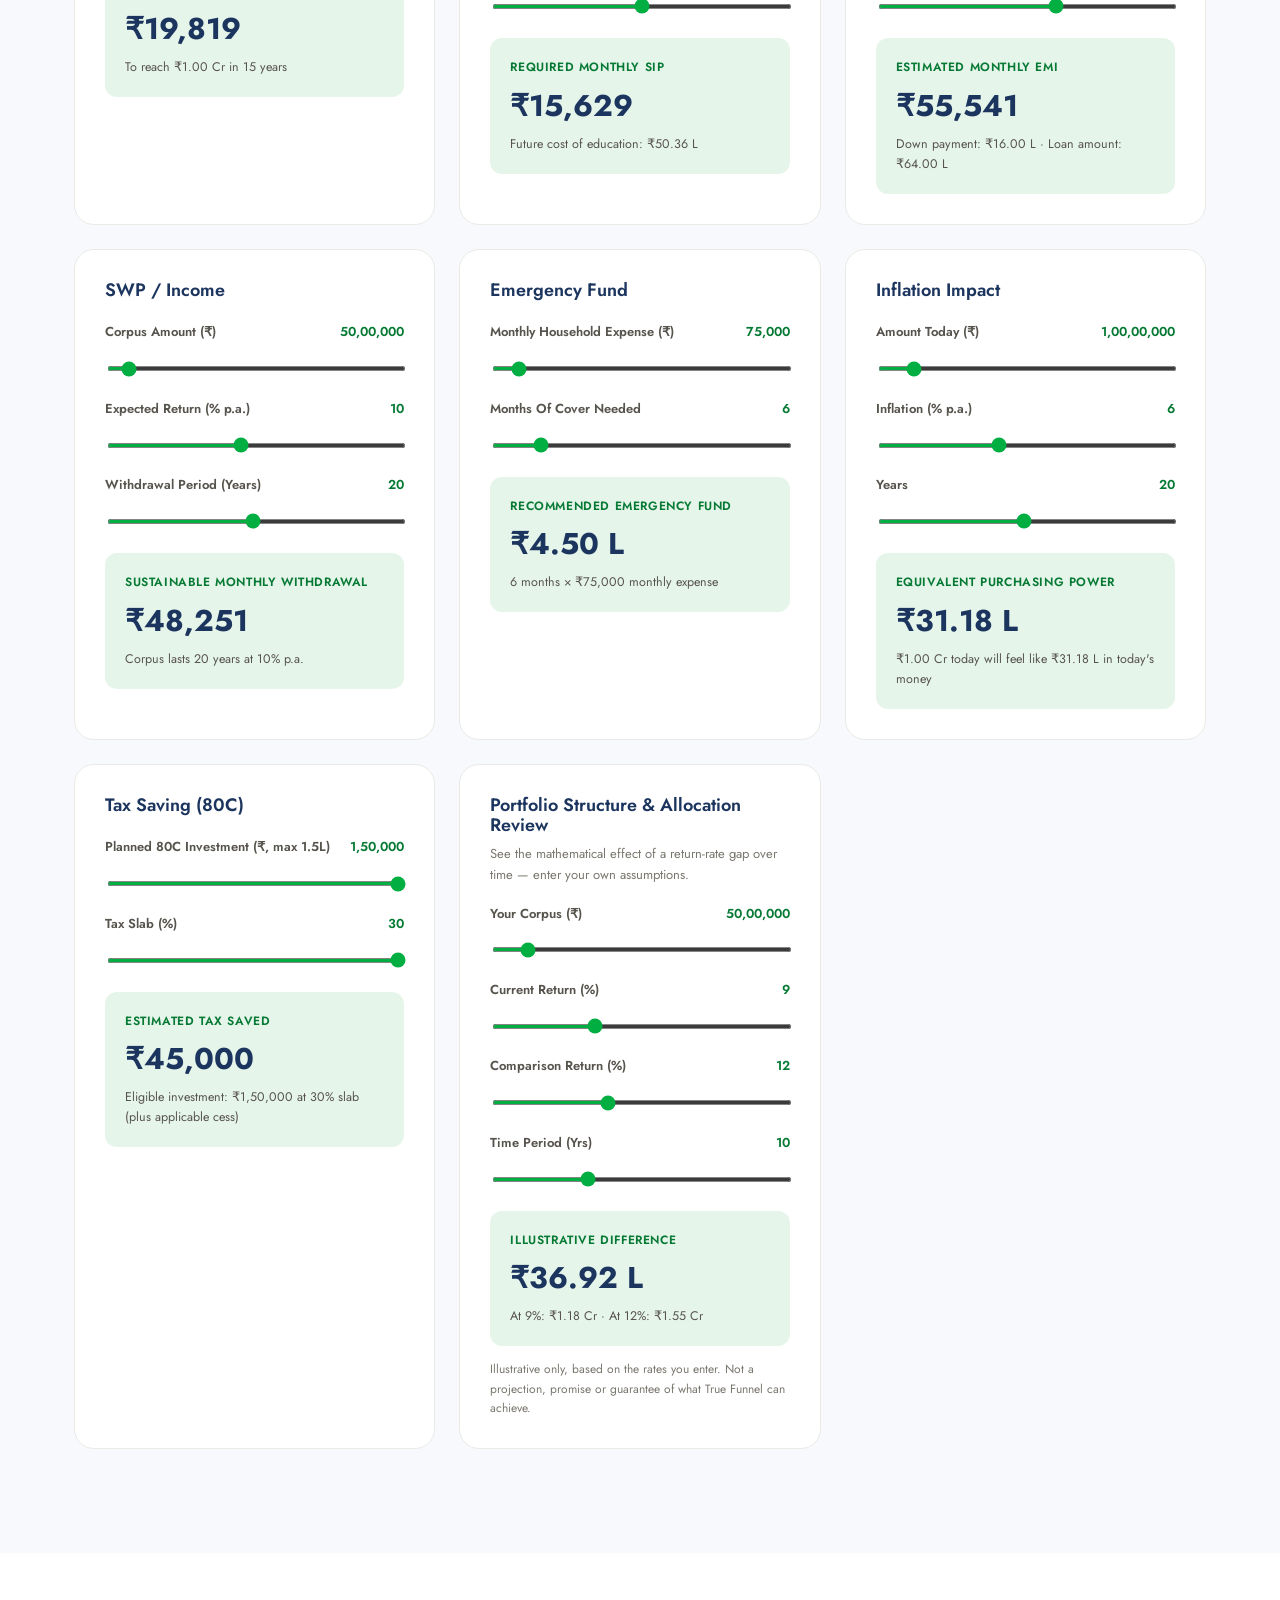
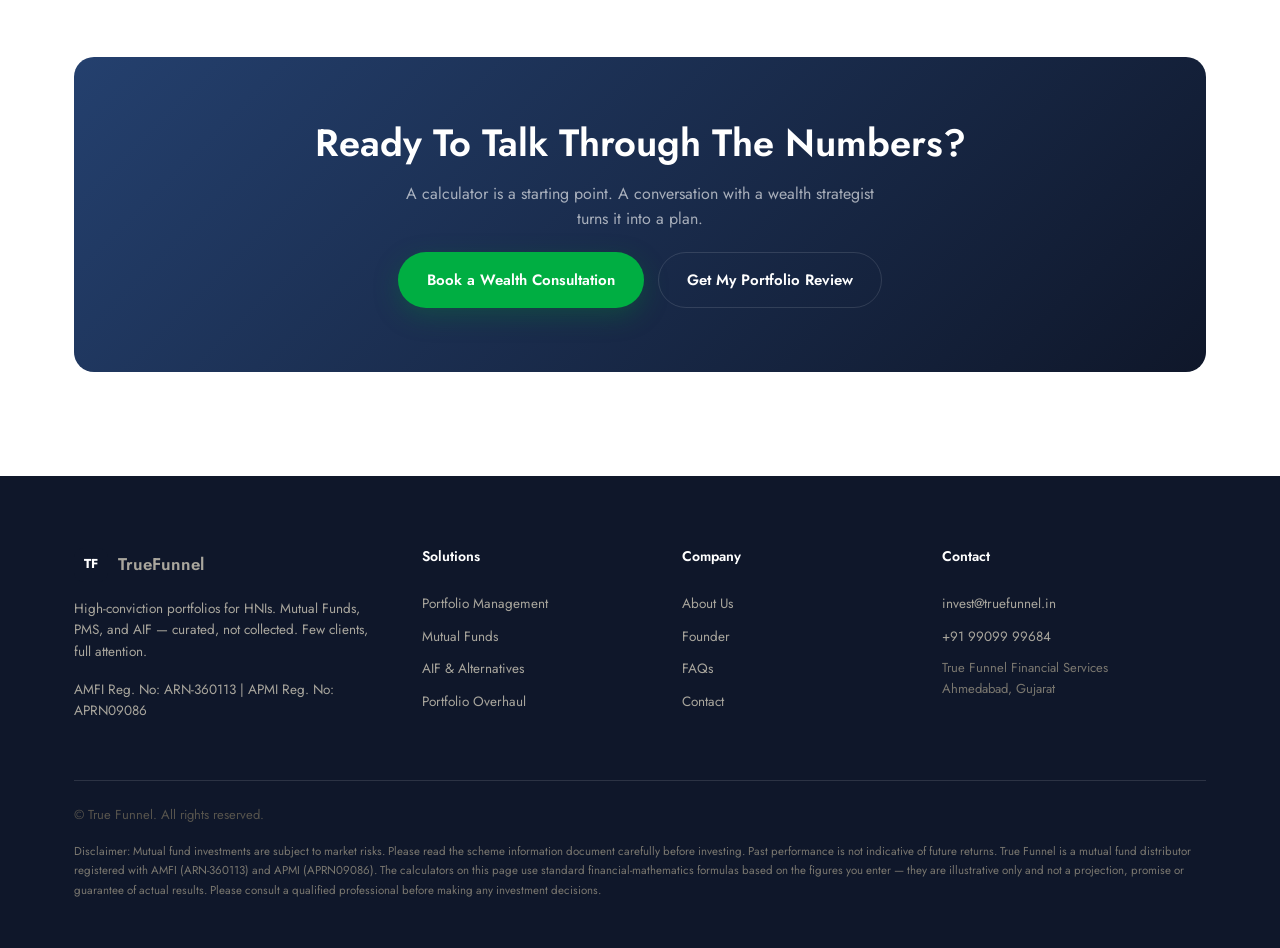
<file: tools.html>
<!DOCTYPE html>
<html lang="en">
<head>
<meta charset="UTF-8">
<meta name="viewport" content="width=device-width, initial-scale=1.0">
<title>Goal Planning Tools | True Funnel</title>
<meta name="description" content="Run the numbers on SIP, retirement, wealth goals, education, home purchase, tax saving and more — free calculators from True Funnel.">
<link rel="preconnect" href="https://fonts.googleapis.com">
<link rel="preconnect" href="https://fonts.gstatic.com" crossorigin>
<link href="https://fonts.googleapis.com/css2?family=Jost:wght@400;500;600;700&display=swap" rel="stylesheet">
<link rel="stylesheet" href="assets/styles.css">
</head>
<body>

<div class="announce-bar">
  <span>AMFI Reg. No: ARN-360113</span><span class="dot">·</span><span>APMI Reg. No: APRN09086</span><span class="dot">·</span><span>Limited Clientele</span>
</div>

<header class="nav">
  <div class="nav-inner container">
    <a href="index.html" class="logo"><span class="logo-mark">TF</span><span class="logo-text">TrueFunnel</span></a>
    <nav class="nav-links" id="navLinks">
      <a href="index.html#about">About</a>
      <a href="products.html">Solutions</a>
      <a href="index.html#process">How We Work</a>
      <a href="index.html#insights">Insights</a>
      <a href="tools.html">Tools</a>
    </nav>
    <div class="nav-actions">
      <a href="index.html#risk-profile" class="nav-link-cta">Risk Profile</a>
      <a href="index.html#contact" class="btn btn-primary btn-sm nav-cta">Book a Wealth Consultation</a>
    </div>
    <button class="nav-toggle" id="navToggle" aria-label="Toggle menu"><span></span><span></span><span></span></button>
  </div>
</header>

<section class="section tools-hero">
  <div class="container">
    <div class="section-head">
      <span class="eyebrow">Goal Planning Tools</span>
      <h1>Run The Numbers</h1>
      <p class="section-sub">Every calculator on the site, in one place. Standard financial-mathematics formulas — no assumptions about what True Funnel can achieve for you.</p>
    </div>
  </div>
</section>

<section class="section section-light">
  <div class="container">
    <div class="tools-page-grid" id="toolsGrid"></div>
  </div>
</section>

<section class="section final-cta-section">
  <div class="container">
    <div class="final-cta">
      <h2>Ready To Talk Through The Numbers?</h2>
      <p>A calculator is a starting point. A conversation with a wealth strategist turns it into a plan.</p>
      <div class="final-cta-row">
        <a href="index.html#contact" class="btn btn-primary">Book a Wealth Consultation</a>
        <button type="button" class="btn btn-ghost-light" data-open-review-modal>Get My Portfolio Review</button>
      </div>
    </div>
  </div>
</section>

<footer class="footer">
  <div class="container footer-grid">
    <div class="footer-brand">
      <a href="index.html" class="logo"><span class="logo-mark">TF</span><span class="logo-text">TrueFunnel</span></a>
      <p>High-conviction portfolios for HNIs. Mutual Funds, PMS, and AIF — curated, not collected. Few clients, full attention.</p>
      <p class="muted-sm">AMFI Reg. No: ARN-360113 | APMI Reg. No: APRN09086</p>
    </div>
    <div class="footer-col">
      <h4>Solutions</h4>
      <a href="products.html#product-pms">Portfolio Management</a>
      <a href="products.html#product-mutual-funds">Mutual Funds</a>
      <a href="products.html#product-aif">AIF &amp; Alternatives</a>
      <a href="products.html#product-portfolio-overhaul">Portfolio Overhaul</a>
    </div>
    <div class="footer-col">
      <h4>Company</h4>
      <a href="index.html#about">About Us</a>
      <a href="index.html#founder">Founder</a>
      <a href="index.html#faq">FAQs</a>
      <a href="index.html#contact">Contact</a>
    </div>
    <div class="footer-col">
      <h4>Contact</h4>
      <a href="mailto:invest@truefunnel.in">invest@truefunnel.in</a>
      <a href="tel:+919909999684">+91 99099 99684</a>
      <p class="muted-sm">True Funnel Financial Services<br>Ahmedabad, Gujarat</p>
    </div>
  </div>
  <div class="container">
    <p class="footer-copy">© True Funnel. All rights reserved.</p>
    <p class="footer-disclaimer">Disclaimer: Mutual fund investments are subject to market risks. Please read the scheme information document carefully before investing. Past performance is not indicative of future returns. True Funnel is a mutual fund distributor registered with AMFI (ARN-360113) and APMI (APRN09086). The calculators on this page use standard financial-mathematics formulas based on the figures you enter — they are illustrative only and not a projection, promise or guarantee of actual results. Please consult a qualified professional before making any investment decisions.</p>
  </div>
</footer>

<div class="modal-overlay" id="exitModal" hidden>
  <div class="modal-card">
    <button type="button" class="modal-close" id="exitModalClose" aria-label="Close">×</button>
    <div class="modal-icon">🎯</div>
    <h3>Free 15-Min<br>Portfolio Review</h3>
    <p>Our wealth strategist will review your current investments and identify opportunities to improve portfolio structure, diversification and alignment with your goals.</p>
    <a href="index.html#contact" class="btn btn-primary btn-block" id="exitModalCta">Get My Portfolio Review</a>
    <p class="muted-sm center">🔒 100% confidential · No spam</p>
  </div>
</div>

<script src="assets/common.js"></script>
<script src="assets/calc-engine.js"></script>
<script src="assets/calc-configs.js"></script>
<script>
(function(){
  "use strict";
  var order = ['sip','lumpsum','retirement','goal','education','home','swp','emergency','inflation','tax','wealthgap'];
  var host = document.getElementById('toolsGrid');
  order.forEach(function(key){
    var card = document.createElement('div');
    card.className = 'calc-card';
    host.appendChild(card);
    TF_renderCalculator(card, key + '_', TF_CALCULATORS[key]);
  });
})();
</script>
</body>
</html>
</file>
<file: assets/styles.css>
/* ==========================================================================
   True Funnel — Design tokens (Dezerv-inspired: Poppins display, black/white
   base, teal + indigo accents, generous whitespace, minimal sharp buttons)
   ========================================================================== */
:root{
  --black:#0f172a;
  --near-black:#1c355e;
  --panel-dark:#24406e;
  --white:#ffffff;
  --offwhite:#f7f9fc;
  --gray-50:#f2f2ee;
  --gray-100:#eaeae5;
  --gray-200:#dedad2;
  --gray-400:#a9a69d;
  --gray-500:#7a776f;
  --gray-600:#57544d;
  --ink:#1c355e;
  --teal:#2f8f82;
  --teal-dark:#226a60;
  --teal-light:#e6f3f0;
  --indigo:#4352d1;
  --indigo-light:#eceeff;
  --gold:#c9a86a;
  --gold-dark:#a3844f;
  --gold-text:#8a6d3f;
  --gold-light:#f6efe2;
  --electric:#00ae42;
  --electric-dark:#067a34;
  --electric-light:#e6f5ea;
  --border-light:rgba(255,255,255,0.12);
  --border-dark:rgba(12,21,38,0.1);
  --radius-sm:6px;
  --radius-md:12px;
  --radius-lg:20px;
  --radius-pill:999px;
  --shadow-sm:0 2px 10px rgba(12,21,38,0.06);
  --shadow-md:0 12px 40px rgba(12,21,38,0.10);
  --shadow-lg:0 24px 70px rgba(12,21,38,0.16);
  --font-display:'Jost','Inter',sans-serif;
  --font-body:'Jost','Inter',sans-serif;
  --font-heading:'Jost','Inter',sans-serif;
}
@media (prefers-reduced-motion: reduce){
  *,*::before,*::after{animation-duration:0.001ms !important;animation-iteration-count:1 !important;transition-duration:0.001ms !important;scroll-behavior:auto !important;}
}

*,*::before,*::after{box-sizing:border-box;}
a:focus-visible,button:focus-visible,input:focus-visible,select:focus-visible,textarea:focus-visible,[tabindex]:focus-visible{
  outline:2px solid var(--electric-dark);outline-offset:2px;
}
html{scroll-behavior:smooth;}
body{
  margin:0;
  font-family:var(--font-body);
  color:var(--ink);
  background:var(--white);
  -webkit-font-smoothing:antialiased;
  line-height:1.6;
}
img{max-width:100%;display:block;}
a{color:inherit;text-decoration:none;}
ul{list-style:none;margin:0;padding:0;}
button{font-family:inherit;cursor:pointer;}
h1,h2,h3,h4{font-family:var(--font-display);font-weight:600;line-height:1.15;margin:0 0 16px;color:var(--ink);}
p{margin:0 0 16px;color:var(--gray-600);}
.container{max-width:1180px;margin:0 auto;padding:0 24px;}

/* ---------- Buttons ---------- */
.btn{
  display:inline-flex;align-items:center;justify-content:center;gap:8px;
  padding:15px 28px;border-radius:var(--radius-pill);
  font-weight:600;font-size:15px;border:1px solid transparent;
  transition:transform .18s ease, box-shadow .18s ease, background-color .18s ease, color .18s ease;
  white-space:nowrap;
}
.btn:hover{transform:translateY(-2px);}
.btn-primary{background:var(--electric);color:var(--white);box-shadow:0 8px 24px rgba(6,122,52,0.35);}
.btn-primary:hover{background:var(--electric-dark);}
.btn-ghost-light{background:transparent;color:var(--white);border-color:var(--border-light);}
.btn-ghost-light:hover{background:rgba(255,255,255,0.08);}
.btn-ghost-dark{background:transparent;color:var(--ink);border-color:var(--gray-200);}
.btn-ghost-dark:hover{background:var(--gray-50);}
.btn-sm{padding:10px 18px;font-size:13.5px;}
.btn-block{width:100%;}
.btn-link{background:none;border:none;color:var(--gray-500);text-decoration:underline;font-size:13.5px;display:block;margin:12px auto 0;text-align:center;width:100%;}

/* ---------- Announcement bar ---------- */
.announce-bar{
  background:var(--black);color:var(--gray-400);font-size:12.5px;
  text-align:center;padding:9px 16px;letter-spacing:.02em;
}
.announce-bar .dot{margin:0 10px;opacity:.5;}

/* ---------- Nav ---------- */
.nav{position:sticky;top:0;z-index:60;background:rgba(255,255,255,0.92);backdrop-filter:blur(10px);border-bottom:1px solid var(--gray-100);transition:box-shadow .25s ease;}
.nav-inner{display:flex;align-items:center;gap:28px;padding:16px 24px;transition:padding .25s ease;}
.nav.nav-scrolled .nav-inner{padding:10px 24px;}
.nav.nav-scrolled{box-shadow:var(--shadow-sm);}
.logo{display:flex;align-items:center;gap:10px;font-family:var(--font-display);font-weight:600;font-size:17px;}
.logo-mark{width:34px;height:34px;border-radius:9px;background:var(--black);color:var(--white);display:flex;align-items:center;justify-content:center;font-size:13px;font-weight:700;}
.nav-links{display:flex;gap:30px;margin-left:16px;flex:1;}
.nav-links a{font-size:14.5px;font-weight:500;color:var(--gray-600);transition:color .15s;}
.nav-links a:hover{color:var(--black);}
.nav-actions{margin-left:auto;display:flex;align-items:center;gap:22px;}
.nav-link-cta{font-size:14px;font-weight:600;color:var(--ink);}
.nav-link-cta:hover{color:var(--electric-dark);}
.nav-cta{}
.nav-toggle{display:none;background:none;border:none;width:36px;height:30px;flex-direction:column;justify-content:space-between;padding:4px 0;z-index:120;position:relative;}
.nav-toggle span{display:block;height:2px;background:var(--black);border-radius:2px;transition:transform .25s ease, opacity .25s ease;}
.nav.nav-open .nav-toggle span:nth-child(1){transform:translateY(9px) rotate(45deg);}
.nav.nav-open .nav-toggle span:nth-child(2){opacity:0;}
.nav.nav-open .nav-toggle span:nth-child(3){transform:translateY(-9px) rotate(-45deg);}

/* ---------- Hero ---------- */
.hero{background:var(--offwhite);color:var(--ink);padding:40px 0 60px;overflow:hidden;}
.hero-grid{display:grid;grid-template-columns:1.05fr .95fr;gap:56px;align-items:center;}
.hero-badge{display:inline-flex;align-items:center;gap:6px;background:var(--white);border:1px solid var(--border-dark);color:var(--ink);padding:8px 16px;border-radius:var(--radius-pill);font-size:13px;font-weight:500;margin-bottom:22px;}
.hero h1{font-family:var(--font-heading);font-size:52px;line-height:1.1;color:var(--ink);margin-bottom:22px;letter-spacing:-0.02em;}
.hero-sub{color:var(--gray-600);font-size:17px;font-weight:500;margin-bottom:0;max-width:480px;}
.hero-cta-row{display:flex;gap:14px;flex-wrap:wrap;}
.hero-credibility{margin-top:26px;font-size:13px;color:var(--gray-500);display:flex;align-items:center;gap:10px;flex-wrap:wrap;}
.hero-credibility strong{color:var(--ink);font-weight:600;}
.hero-credibility .dot{opacity:.4;}

.hero-feature-grid{display:grid;grid-template-columns:1fr 1fr;gap:14px;margin:24px 0 30px;max-width:480px;}
.hero-feature{display:flex;align-items:center;gap:14px;background:var(--white);border:1px solid var(--gray-100);border-left:4px solid var(--electric);border-radius:var(--radius-md);padding:16px;box-shadow:var(--shadow-sm);transition:transform .2s ease, box-shadow .2s ease;}
.hero-feature:hover{transform:translateY(-2px);box-shadow:var(--shadow-md);}
.hero-feature:nth-child(2n){border-left-color:var(--gold);}
.hero-feature-icon{flex:none;width:40px;height:40px;border-radius:var(--radius-sm);display:flex;align-items:center;justify-content:center;background:linear-gradient(145deg, var(--electric-light), #d3f0da);color:var(--electric-dark);box-shadow:inset 0 1px 0 rgba(255,255,255,0.6);}
.hero-feature:nth-child(2n) .hero-feature-icon{background:linear-gradient(145deg, var(--gold-light), #ede0c4);color:var(--gold-dark);}
.hero-feature-icon svg{width:20px;height:20px;}
.hero-feature-label{font-size:13.5px;font-weight:700;color:var(--ink);line-height:1.3;}

.btn-arrow-badge{flex:none;width:26px;height:26px;border-radius:50%;display:inline-flex;align-items:center;justify-content:center;font-size:14px;line-height:1;background:rgba(255,255,255,0.2);}
.btn-primary .btn-arrow-badge{background:var(--white);color:var(--electric-dark);}

.hero-photo-panel{position:relative;border-radius:var(--radius-lg);overflow:hidden;box-shadow:var(--shadow-lg);min-height:420px;}
.hero-photo-panel img{width:100%;height:100%;object-fit:cover;display:block;}

/* Wealth Architecture — CSS-3D glass/metal hero visual */
.wealth-arch{position:relative;background:radial-gradient(120% 130% at 30% 10%, var(--panel-dark) 0%, var(--black) 70%);border-radius:var(--radius-lg);padding:40px 28px;box-shadow:var(--shadow-lg);transform-style:preserve-3d;transition:transform .4s ease;min-height:420px;display:flex;flex-direction:column;align-items:center;justify-content:center;}
.wealth-arch::before{content:'';position:absolute;inset:0;border-radius:var(--radius-lg);border:1px solid rgba(201,168,106,0.22);pointer-events:none;}
.wealth-arch-core{position:relative;width:150px;height:150px;border-radius:50%;background:radial-gradient(circle at 35% 30%, rgba(0,174,66,0.55), rgba(13,33,66,0.9) 60%, rgba(3,11,22,1) 100%);box-shadow:0 0 60px rgba(0,174,66,0.25), inset 0 0 30px rgba(255,255,255,0.08), 0 30px 50px rgba(0,0,0,0.5);animation:arch-rotate 22s linear infinite;border:1px solid rgba(201,168,106,0.35);}
.wealth-arch-core::before{content:'';position:absolute;inset:14px;border-radius:50%;border:1px solid rgba(255,255,255,0.12);}
.wealth-arch-core::after{content:'';position:absolute;top:14%;left:20%;width:36%;height:22%;border-radius:50%;background:rgba(255,255,255,0.18);filter:blur(6px);}
@keyframes arch-rotate{from{transform:rotateY(0deg);}to{transform:rotateY(360deg);}}
.wealth-arch-canvas{position:absolute;inset:0;width:100%;height:100%;z-index:1;}
.wealth-arch.has-webgl .wealth-arch-core{display:none;}
.wealth-arch-nodes{position:absolute;inset:0;z-index:2;}
.arch-node{position:absolute;display:flex;flex-direction:column;align-items:center;gap:6px;animation:arch-float 6s ease-in-out infinite;}
.arch-node span{background:rgba(255,255,255,0.06);border:1px solid rgba(255,255,255,0.14);color:rgba(255,255,255,0.85);font-size:11.5px;font-weight:600;padding:6px 12px;border-radius:var(--radius-pill);backdrop-filter:blur(4px);white-space:nowrap;}
.arch-node-1{top:6%;left:6%;animation-delay:0s;}
.arch-node-2{top:10%;right:2%;animation-delay:1.2s;}
.arch-node-3{bottom:20%;left:0;animation-delay:2.4s;}
.arch-node-4{bottom:4%;right:10%;animation-delay:3.6s;}
.arch-node-5{top:44%;left:-4%;animation-delay:.8s;}
@keyframes arch-float{0%,100%{transform:translateY(0);}50%{transform:translateY(-8px);}}
.wealth-arch-foot{position:relative;margin-top:28px;text-align:center;color:rgba(255,255,255,0.45);font-size:11px;letter-spacing:.05em;text-transform:uppercase;}
@media (hover:hover){
  .wealth-arch:hover{transform:rotateY(-3deg) rotateX(2deg);}
}
@keyframes arch-entrance{from{opacity:0;transform:translateY(18px) scale(.97);}to{opacity:1;transform:translateY(0) scale(1);}}
.reveal-3d{animation:arch-entrance 1s ease both;}
@media (prefers-reduced-motion: reduce){ .reveal-3d{animation:none;} }

/* ---------- How We Work ---------- */
.process-row{display:grid;grid-template-columns:repeat(4,1fr);gap:28px;}
.process-step{padding:24px 0;border-top:2px solid var(--gold);}
.process-num{font-family:var(--font-heading);font-size:13px;font-weight:700;color:var(--gold-text);letter-spacing:.05em;margin-bottom:14px;}
.process-step h3{font-size:17px;margin-bottom:8px;}
.process-step p{font-size:13.5px;margin:0;}

/* ---------- Marquee (True Funnel Approach) ---------- */
.marquee-wrap{background:var(--near-black);overflow:hidden;padding:18px 0;border-top:1px solid rgba(255,255,255,0.06);border-bottom:1px solid rgba(255,255,255,0.06);}
.marquee-track{display:inline-flex;white-space:nowrap;animation:scroll-left 36s linear infinite;color:rgba(255,255,255,0.9);font-size:14px;font-weight:600;letter-spacing:.02em;}
.marquee-track span{padding:0 4px;}
.marquee-track b{font-weight:700;color:var(--gold);}
.marquee-track .sep{opacity:.5;padding:0 22px;color:var(--gray-500);}
@keyframes scroll-left{from{transform:translateX(0);}to{transform:translateX(-50%);}}
@media (prefers-reduced-motion: reduce){ .marquee-track{animation:none;} }

/* ---------- Trust strip ---------- */
.trust-strip{background:var(--white);padding:52px 0;border-bottom:1px solid var(--gray-100);}
.trust-strip-grid{display:grid;grid-template-columns:repeat(4,1fr);gap:28px;}
.trust-item{display:flex;align-items:center;gap:16px;}
.trust-item strong{display:block;font-family:var(--font-heading);font-size:28px;color:var(--ink);}
.trust-item span{font-size:12.5px;color:var(--gray-500);}
.icon-3d{width:52px;height:52px;border-radius:var(--radius-md);flex-shrink:0;position:relative;background:linear-gradient(145deg, var(--panel-dark), var(--black));box-shadow:inset 0 1px 0 rgba(255,255,255,0.14), 0 8px 18px rgba(3,11,22,0.25);perspective:300px;}
.icon-3d::before{content:'';position:absolute;inset:0;border-radius:var(--radius-md);background:linear-gradient(135deg, rgba(255,255,255,0.16) 0%, rgba(255,255,255,0) 45%);}
.icon-3d::after{content:'';position:absolute;inset:0;border-radius:var(--radius-md);border:1px solid rgba(201,168,106,0.3);}
.icon-3d-glyph{position:absolute;inset:0;display:flex;align-items:center;justify-content:center;}
.icon-3d-glyph span{display:block;background:var(--electric);border-radius:2px;}
/* clock/time pillar */
.icon-time .icon-3d-glyph span{width:2px;height:16px;background:var(--gold);border-radius:1px;position:relative;}
.icon-time .icon-3d-glyph span::before{content:'';position:absolute;left:-9px;top:-9px;width:20px;height:20px;border-radius:50%;border:1.5px solid rgba(255,255,255,0.35);}
/* network / people */
.icon-network .icon-3d-glyph{gap:4px;}
.icon-network .icon-3d-glyph span{width:6px;height:6px;border-radius:50%;background:var(--electric);box-shadow:10px -6px 0 var(--gold), -10px -6px 0 rgba(255,255,255,0.4), 0 8px 0 rgba(255,255,255,0.25);}
/* layered portfolio */
.icon-layers .icon-3d-glyph{flex-direction:column;gap:3px;}
.icon-layers .icon-3d-glyph span{width:22px;height:4px;border-radius:2px;}
.icon-layers .icon-3d-glyph span:nth-child(1){background:var(--electric);}
.icon-layers .icon-3d-glyph span:nth-child(2){background:var(--gold);width:17px;}
.icon-layers .icon-3d-glyph span:nth-child(3){background:rgba(255,255,255,0.4);width:12px;}
/* connected nodes */
.icon-nodes .icon-3d-glyph span{width:5px;height:5px;border-radius:50%;background:var(--gold);box-shadow:9px 8px 0 var(--electric), -9px 8px 0 rgba(255,255,255,0.4), 0 -9px 0 rgba(255,255,255,0.25);}

/* ---------- Sections generic ---------- */
.section{padding:104px 0;}
.section-light{background:var(--offwhite);}
.section-dark{background:var(--black);color:var(--white);}
.section-dark p{color:rgba(255,255,255,0.62);}
.section-dark h2,.section-dark h3{color:var(--white);}
.section-dark .muted-sm,.section-dark .check-list li{color:rgba(255,255,255,0.7);}
/* White "island" cards keep their normal light-card text colors even inside a dark section */
.service-card h3,.health-widget h3,.lead-form-card h3{color:var(--ink);}
.service-card p,.health-widget p,.lead-form-card p{color:var(--gray-600);}
.health-widget .muted-sm,.lead-form-card .muted-sm{color:var(--gray-500);}
.eyebrow{display:inline-block;font-size:12.5px;font-weight:600;letter-spacing:.08em;text-transform:uppercase;color:var(--electric-dark);margin-bottom:14px;}
.eyebrow-light{color:#a8d9b8;}
.section-head{max-width:640px;margin:0 auto 56px;text-align:center;}
.section-sub{font-size:16.5px;}
.light-sub{color:rgba(255,255,255,0.62);}
h2{font-size:38px;}

/* ---------- About ---------- */
.about-grid{display:grid;grid-template-columns:1fr 1fr;gap:64px;align-items:start;margin-bottom:56px;}
.about-stats{display:grid;grid-template-columns:repeat(3,1fr);gap:20px;margin-top:32px;}
.about-stats strong{display:block;font-family:var(--font-display);font-size:30px;}
.about-stats span{font-size:12.5px;color:var(--gray-500);}
.philosophy-card{background:var(--near-black);color:var(--white);border-radius:var(--radius-lg);padding:40px;}
.philosophy-card p{color:rgba(255,255,255,0.92);font-size:19px;font-family:var(--font-display);font-weight:500;line-height:1.45;margin-bottom:18px;}
.philosophy-attr{display:block;color:var(--gray-400);font-size:13px;margin-bottom:26px;}
.philosophy-list{display:flex;flex-direction:column;gap:12px;}
.philosophy-list li{position:relative;padding-left:20px;font-size:14.5px;color:rgba(255,255,255,0.8);}
.philosophy-list li::before{content:'';position:absolute;left:0;top:8px;width:8px;height:8px;border-radius:50%;background:var(--electric);}
.about-closer{text-align:center;font-size:19px;color:var(--ink);border-top:1px solid var(--gray-100);padding-top:40px;}

/* ---------- Solutions (formerly Services) ---------- */
.service-grid{display:grid;grid-template-columns:repeat(2,1fr);gap:24px;margin-bottom:24px;}
.service-card{background:var(--white);border:1px solid var(--gray-100);border-radius:var(--radius-lg);padding:32px;transition:transform .25s ease, box-shadow .25s ease, border-color .25s ease;perspective:600px;}
.service-card:hover{transform:translateY(-6px);box-shadow:var(--shadow-md);border-color:rgba(201,168,106,0.4);}
.service-card:hover .solution-icon-3d{transform:translateY(-3px) scale(1.05);}
.service-card:hover .ql-arrow, .service-card:hover .card-arrow{transform:translateX(4px);}
.service-card h3{font-size:19px;margin-bottom:10px;}
.service-card p{font-size:14.5px;margin-bottom:18px;}
.tag-row{display:flex;flex-wrap:wrap;gap:8px;margin-bottom:16px;}
.tag-row span{font-size:12px;font-weight:600;background:var(--gray-50);color:var(--gray-600);padding:6px 12px;border-radius:var(--radius-pill);}
.card-explore-link{display:inline-block;font-size:13.5px;font-weight:700;color:var(--electric-dark);}
.section-dark .card-explore-link{color:#a8d9b8;}
.service-card:hover .card-explore-link{text-decoration:underline;}

/* ---------- More Ways We Help ---------- */
.more-help-grid{display:grid;grid-template-columns:repeat(3,1fr);gap:24px;}
.more-help-card{display:block;background:var(--white);border:1px solid var(--gray-100);border-radius:var(--radius-lg);padding:28px;transition:transform .2s ease, box-shadow .2s ease, border-color .2s ease;}
.more-help-card:hover{transform:translateY(-4px);box-shadow:var(--shadow-md);border-color:rgba(201,168,106,0.4);}
.more-help-card h3{font-size:17px;margin-bottom:8px;}
.more-help-card p{font-size:14px;margin-bottom:14px;}

/* ---------- Why Clients Choose Us ---------- */
.why-us-grid{display:grid;grid-template-columns:repeat(4,1fr);gap:20px;}
.why-us-card{background:rgba(255,255,255,0.04);border:1px solid var(--border-light);border-radius:var(--radius-md);padding:24px;}
.why-us-card h3{color:var(--white);font-size:16px;margin-bottom:8px;}
.why-us-card p{font-size:13.5px;margin:0;}

.solution-icon-3d{width:64px;height:64px;border-radius:var(--radius-pill);display:flex;align-items:center;justify-content:center;margin-bottom:20px;transition:transform .25s ease;}
.solution-icon-3d svg{width:30px;height:30px;}
.icon-pms{background:var(--indigo-light);color:var(--indigo);}
.icon-mf{background:var(--electric-light);color:var(--electric-dark);}
.icon-aif{background:var(--gold-light);color:var(--gold-dark);}
.icon-overhaul{background:var(--teal-light);color:var(--teal-dark);}


/* ---------- Founder ---------- */
.founder-grid{display:grid;grid-template-columns:.5fr 1fr;gap:56px;align-items:center;}
.founder-photo{aspect-ratio:1;border-radius:var(--radius-lg);background:linear-gradient(135deg, var(--panel-dark), var(--black));display:flex;align-items:center;justify-content:center;font-family:var(--font-heading);font-size:64px;font-weight:600;color:var(--white);position:relative;box-shadow:var(--shadow-lg);}
.founder-photo::after{content:'';position:absolute;inset:0;border-radius:var(--radius-lg);border:1px solid rgba(201,168,106,0.3);}
.founder-role{color:var(--electric-dark);font-weight:600;font-size:15px;margin-bottom:20px;}
.founder-blocks{display:grid;grid-template-columns:repeat(3,1fr);gap:14px;margin:22px 0 26px;}
.founder-block{background:var(--offwhite);border-radius:var(--radius-md);padding:16px 18px;}
.founder-block strong{display:block;font-size:13.5px;color:var(--ink);margin-bottom:3px;}
.founder-block span{font-size:12px;color:var(--gray-500);}
.founder-summary{font-size:15px;color:var(--gray-600);margin-bottom:18px;}
.founder-story-toggle{background:none;border:none;color:var(--electric-dark);font-weight:600;font-size:14px;padding:0;}
.founder-story-toggle:hover{text-decoration:underline;}
.founder-full-bio{max-height:0;overflow:hidden;transition:max-height .4s ease;}
.founder-full-bio.open{max-height:900px;}
.founder-full-bio p{margin-top:16px;}

/* ---------- Health check widget ---------- */
.health-grid{display:grid;grid-template-columns:1fr 1fr;gap:64px;align-items:center;}
.check-list{display:flex;flex-direction:column;gap:10px;margin:20px 0;}
.check-list li{font-size:14.5px;color:var(--ink);font-weight:500;}
.social-proof{display:inline-block;background:var(--electric-light);color:var(--electric-dark);font-weight:600;font-size:13px;padding:8px 14px;border-radius:var(--radius-pill);margin-bottom:8px;}
.muted-sm{font-size:13px;color:var(--gray-500);}

.health-widget,.risk-widget{background:var(--white);border-radius:var(--radius-lg);box-shadow:var(--shadow-lg);padding:32px;border:1px solid var(--gray-100);}
.health-visual{width:140px;height:140px;margin:0 auto 20px;}
.health-visual[hidden]{display:none;}
.risk-widget{background:var(--near-black);border-color:var(--border-light);}
.hw-progress{margin-bottom:24px;}
.hw-progress span{font-size:12px;font-weight:700;letter-spacing:.06em;color:var(--gray-500);}
.risk-widget .hw-progress span{color:var(--gray-400);}
.hw-bar{height:6px;background:var(--gray-100);border-radius:var(--radius-pill);margin-top:10px;overflow:hidden;}
.risk-widget .hw-bar{background:rgba(255,255,255,0.1);}
.hw-bar-fill{height:100%;width:25%;background:var(--electric);border-radius:var(--radius-pill);transition:width .3s ease;}
.hw-step h3{font-size:20px;margin-bottom:6px;}
.risk-widget h3{color:var(--white);}
.hw-hint{font-size:13.5px;color:var(--gray-500);margin-bottom:20px;}

.asset-grid{display:grid;grid-template-columns:repeat(3,1fr);gap:10px;margin-bottom:24px;}
.asset-chip{display:flex;flex-direction:column;align-items:center;gap:6px;padding:16px 8px;border:1.5px solid var(--gray-100);border-radius:var(--radius-md);background:var(--white);font-size:12px;font-weight:600;color:var(--gray-600);transition:all .15s;}
.asset-chip span{line-height:1.2;text-align:center;}
.asset-chip:hover{border-color:var(--electric);}
.asset-chip.selected{border-color:var(--electric);background:var(--electric-light);color:var(--electric-dark);}

.option-list{display:flex;flex-direction:column;gap:10px;margin-bottom:8px;}
.option-row{text-align:left;padding:16px 18px;border:1.5px solid var(--gray-100);border-radius:var(--radius-md);background:var(--white);font-size:14.5px;font-weight:500;color:var(--ink);transition:all .15s;}
.option-row:hover{border-color:var(--electric);}
.option-row.selected{border-color:var(--electric);background:var(--electric-light);}
.risk-widget .option-row{background:var(--panel-dark);border-color:var(--border-light);color:var(--white);}
.risk-widget .option-row:hover,.risk-widget .option-row.selected{border-color:var(--electric);background:rgba(0,174,66,0.18);}

.hw-result{text-align:center;}
.score-ring{position:relative;width:120px;height:120px;margin:0 auto 20px;}
.score-ring svg{width:100%;height:100%;transform:rotate(-90deg);}
.ring-bg{fill:none;stroke:var(--gray-100);stroke-width:9;}
.risk-widget .ring-bg{stroke:rgba(255,255,255,0.1);}
.ring-fg{fill:none;stroke:var(--electric);stroke-width:9;stroke-linecap:round;stroke-dasharray:326.7;stroke-dashoffset:326.7;transition:stroke-dashoffset 1s ease;}
.score-num{position:absolute;inset:0;display:flex;align-items:baseline;justify-content:center;gap:2px;}
.score-num strong{font-family:var(--font-display);font-size:32px;}
.score-num span{font-size:13px;color:var(--gray-500);}

/* ---------- Calculators ---------- */
.calc-grid{display:grid;grid-template-columns:repeat(3,1fr);gap:24px;margin-bottom:24px;}
.calc-card{background:var(--white);border:1px solid var(--gray-100);border-radius:var(--radius-lg);padding:30px;}
.calc-card h3{font-size:18px;margin-bottom:22px;}
.calc-field{margin-bottom:20px;}
.calc-field-head{display:flex;justify-content:space-between;font-size:13px;font-weight:600;margin-bottom:10px;}
.calc-field-head label{color:var(--gray-600);}
.calc-val{color:var(--electric-dark);}
input[type="range"]{width:100%;accent-color:var(--electric);height:5px;}
.calc-result{background:var(--electric-light);border-radius:var(--radius-md);padding:20px;margin-top:22px;display:flex;flex-direction:column;gap:4px;}
.calc-result-label{font-size:12px;font-weight:600;color:var(--electric-dark);text-transform:uppercase;letter-spacing:.05em;}
.calc-result-num{font-family:var(--font-display);font-size:30px;color:var(--ink);}
.calc-result-sub{font-size:12.5px;color:var(--gray-600);}

.tools-hero{padding-bottom:0;}
.tools-page-grid{display:grid;grid-template-columns:repeat(3,1fr);gap:24px;}

/* ---------- Risk profile ---------- */
.risk-grid{display:grid;grid-template-columns:.9fr 1.1fr;gap:56px;align-items:center;}
.risk-shapes{display:grid;grid-template-columns:repeat(4,1fr);gap:14px;margin-bottom:24px;}
.risk-shape{background:var(--panel-dark);border:1px solid var(--border-light);border-radius:var(--radius-md);padding:18px 10px;text-align:center;transition:transform .3s ease, border-color .3s ease, background .3s ease;perspective:400px;}
.risk-shape-obj{width:38px;height:38px;margin:0 auto 12px;position:relative;transform-style:preserve-3d;transition:transform .5s ease;}
.risk-shape span{display:block;font-size:11.5px;font-weight:600;color:rgba(255,255,255,0.7);}
.risk-shape.active{border-color:var(--gold);background:rgba(201,168,106,0.1);}
.risk-shape.active span{color:var(--white);}
.risk-shape:hover .risk-shape-obj,.risk-shape.active .risk-shape-obj{transform:rotateY(25deg) rotateX(-12deg);}
/* Conservative — stable cube */
.shape-conservative .risk-shape-obj{background:linear-gradient(145deg, rgba(255,255,255,0.18), rgba(0,174,66,0.35));border-radius:4px;border:1px solid rgba(0,174,66,0.5);}
/* Moderate — balanced sphere */
.shape-moderate .risk-shape-obj{border-radius:50%;background:radial-gradient(circle at 35% 30%, rgba(255,255,255,0.35), rgba(201,168,106,0.4) 70%);border:1px solid rgba(201,168,106,0.5);}
/* Growth — ascending structure */
.shape-growth .risk-shape-obj{background:none;}
.shape-growth .risk-shape-obj::before,.shape-growth .risk-shape-obj::after{content:'';position:absolute;bottom:0;border-radius:2px;background:linear-gradient(180deg, rgba(0,174,66,0.7), rgba(201,168,106,0.6));}
.shape-growth .risk-shape-obj::before{left:2px;width:9px;height:20px;}
.shape-growth .risk-shape-obj::after{left:14px;width:9px;height:34px;}
/* Aggressive — dynamic angular structure */
.shape-aggressive .risk-shape-obj{background:linear-gradient(135deg, rgba(201,168,106,0.7), rgba(0,174,66,0.5));clip-path:polygon(50% 0%, 100% 100%, 0% 100%);}

/* ---------- Insights (editorial) ---------- */
.insights-grid{display:grid;grid-template-columns:1.3fr 1fr;grid-template-rows:auto auto;gap:32px;}
.insight-card{padding-top:22px;border-top:2px solid var(--gray-200);}
.insight-featured{grid-row:1 / 3;}
.insight-featured h3{font-size:28px;}
.insight-featured p{font-size:15.5px;max-width:480px;}
.insight-tag{display:block;font-size:12px;font-weight:700;letter-spacing:.05em;text-transform:uppercase;color:var(--gold-text);margin-bottom:12px;}
.insight-card h3{font-family:var(--font-heading);font-size:19px;margin-bottom:10px;}
.insight-card p{font-size:14px;margin:0;}

/* ---------- FAQ ---------- */
.faq-list{max-width:760px;margin:0 auto;}
.faq-item{border-bottom:1px solid var(--gray-100);transition:background .2s ease;}
.faq-item:hover{background:var(--offwhite);}
.faq-q{width:100%;display:flex;justify-content:space-between;align-items:center;gap:20px;background:none;border:none;padding:26px 12px;font-family:var(--font-heading);font-size:18px;font-weight:600;text-align:left;color:var(--ink);}
.faq-q span{flex-shrink:0;width:32px;height:32px;border-radius:50%;border:1px solid var(--gray-200);color:var(--gold-text);font-size:18px;display:flex;align-items:center;justify-content:center;transition:transform .2s, border-color .2s;}
.faq-item.open .faq-q span{transform:rotate(45deg);border-color:var(--gold);}
.faq-a{max-height:0;overflow:hidden;transition:max-height .3s ease;}
.faq-item.open .faq-a{max-height:400px;}
.faq-a p{padding:0 12px 26px;font-size:15px;max-width:600px;line-height:1.7;}

/* ---------- Calculators: shared descriptive text (calc-engine.js output) ---------- */
.calc-desc{font-size:13px;color:var(--gray-500);margin-top:-14px;margin-bottom:18px;}
.calc-note{font-size:12px;color:var(--gray-500);margin-top:14px;margin-bottom:0;}

/* ---------- Shared final CTA block (index.html + tools.html) ---------- */
.final-cta{background:linear-gradient(135deg, var(--panel-dark) 0%, var(--black) 100%);color:var(--white);border-radius:var(--radius-lg);padding:64px;text-align:center;}
.final-cta h2{color:var(--white);font-family:var(--font-heading);}
.final-cta p{color:rgba(255,255,255,0.62);max-width:480px;margin:0 auto 8px;}
.final-cta-row{display:flex;gap:14px;justify-content:center;flex-wrap:wrap;margin-top:20px;}

/* ---------- Contact ---------- */
.contact-grid{display:grid;grid-template-columns:.85fr 1.15fr;gap:32px;align-items:start;}
.contact-info{display:flex;flex-direction:column;gap:22px;background:var(--panel-dark);border-radius:var(--radius-lg);padding:34px;box-shadow:var(--shadow-md);}
.info-row{display:flex;gap:16px;align-items:flex-start;}
.info-icon{width:40px;height:40px;border-radius:var(--radius-sm);background:rgba(0,174,66,0.16);display:flex;align-items:center;justify-content:center;font-size:18px;flex-shrink:0;}
.info-row strong{display:block;color:var(--white);font-size:14.5px;margin-bottom:4px;}
.info-row p{margin:0;font-size:14px;}
.info-row a:hover{color:var(--electric);}
.credibility-box{background:rgba(201,168,106,0.1);border:1px solid rgba(201,168,106,0.25);border-radius:var(--radius-md);padding:18px;margin-top:8px;}
.credibility-box p{margin:0 0 8px;font-size:13.5px;color:#e8d9b8;}
.credibility-box p:last-child{margin:0;}

.lead-form-card{background:var(--white);border:1px solid var(--gray-100);border-radius:var(--radius-lg);padding:34px;color:var(--ink);box-shadow:var(--shadow-md);}
.lead-form-card h3{margin-bottom:4px;}
.form-label{display:block;font-size:13px;font-weight:600;color:var(--gray-600);margin:16px 0 6px;}
.form-input{width:100%;padding:13px 15px;border:1.5px solid var(--gray-100);border-radius:var(--radius-sm);font-family:inherit;font-size:14.5px;color:var(--ink);background:var(--white);}
.form-input:focus{outline:none;border-color:var(--electric);}
.form-btn-row{display:flex;justify-content:space-between;gap:12px;margin-top:26px;}
.form-btn-row .btn-ghost-light{color:var(--ink);border-color:var(--gray-200);}
.form-btn-row .btn-ghost-light:hover{background:var(--gray-50);}
#formStep1Next{margin-top:26px;}
.form-success{text-align:center;padding:20px 0;}
.success-check{width:56px;height:56px;border-radius:50%;background:var(--electric-light);color:var(--electric-dark);font-size:26px;font-weight:700;display:flex;align-items:center;justify-content:center;margin:0 auto 18px;}

/* ---------- Footer ---------- */
.footer{background:var(--black);color:var(--gray-400);padding:72px 0 32px;}
.footer-grid{display:grid;grid-template-columns:1.4fr 1fr 1fr 1.2fr;gap:40px;margin-bottom:48px;}
.footer-brand p{color:var(--gray-400);font-size:13.5px;margin:16px 0 10px;}
.footer-col h4{color:var(--white);font-size:14px;margin-bottom:18px;}
.footer-col{display:flex;flex-direction:column;gap:11px;}
.footer-col a{font-size:13.5px;color:var(--gray-400);}
.footer-col a:hover{color:var(--white);}
.footer-copy{font-size:13px;border-top:1px solid var(--border-light);padding-top:24px;}
.footer-disclaimer{font-size:11.5px;color:var(--gray-500);line-height:1.7;margin-top:12px;}

/* ---------- Sticky bar ---------- */
.sticky-bar{position:fixed;left:0;right:0;bottom:0;z-index:70;background:var(--near-black);color:var(--white);display:flex;align-items:center;gap:20px;padding:14px 24px;box-shadow:0 -8px 30px rgba(0,0,0,0.2);transform:translateY(0);transition:transform .3s ease;}
.sticky-bar.hidden{transform:translateY(100%);}
.sticky-bar span{font-size:13.5px;font-weight:500;flex:1;}
.sticky-bar-cta{display:flex;gap:10px;}
.sticky-bar-close{background:none;border:none;color:var(--gray-400);font-size:22px;line-height:1;padding:0 4px;}

/* ---------- Modals ---------- */
.modal-overlay{position:fixed;inset:0;background:rgba(12,21,38,0.6);backdrop-filter:blur(4px);display:flex;align-items:center;justify-content:center;z-index:100;padding:20px;}
.modal-overlay[hidden]{display:none;}
.modal-card{background:var(--white);border-radius:var(--radius-lg);padding:36px;max-width:420px;width:100%;position:relative;text-align:center;box-shadow:var(--shadow-lg);}
.modal-card-wide{max-width:480px;text-align:left;}
.modal-card-wide h3{text-align:left;}
.modal-close{position:absolute;top:16px;right:16px;background:var(--gray-50);border:none;width:32px;height:32px;border-radius:50%;font-size:18px;color:var(--gray-600);}
.modal-icon{font-size:34px;margin-bottom:14px;}
.modal-card h3{font-size:22px;}
.modal-card p{font-size:14px;}
.center{text-align:center;}

/* ---------- Responsive ---------- */
@media (max-width:960px){
  .hero-grid,.about-grid,.founder-grid,.health-grid,.risk-grid,.contact-grid{grid-template-columns:1fr;}
  .service-grid,.calc-grid,.tools-page-grid{grid-template-columns:1fr 1fr;}
  .footer-grid{grid-template-columns:1fr 1fr;}
  .trust-strip-grid,.founder-blocks,.process-row,.insights-grid,.more-help-grid,.why-us-grid{grid-template-columns:1fr 1fr;}
  .insight-featured{grid-row:auto;}
  .risk-shapes{grid-template-columns:repeat(4,1fr);}
  h2{font-size:30px;}
  .hero h1{font-size:40px;}
  .wealth-arch{min-height:320px;}
}
@media (max-width:900px){
  .nav-links{display:none;}
  .nav-actions{display:none;}
  .nav-toggle{display:flex;}
  .nav.nav-open{position:relative;}
  .nav.nav-open::after{
    content:'';position:fixed;inset:0;top:63px;background:var(--white);z-index:59;
  }
  .nav.nav-open .nav-links,.nav.nav-open .nav-actions{
    display:flex;position:fixed;top:63px;left:0;right:0;bottom:0;background:var(--white);z-index:59;
    flex-direction:column;padding:32px 28px;gap:8px;overflow-y:auto;
  }
  .nav.nav-open .nav-links a,.nav.nav-open .nav-actions a{font-size:22px;font-weight:600;padding:12px 0;border-bottom:1px solid var(--gray-100);}
  .nav.nav-open .nav-actions{top:auto;}
  .nav.nav-open .nav-actions .btn{margin-top:12px;width:100%;}
}
@media (max-width:720px){
  .service-grid,.calc-grid,.tools-page-grid,.trust-strip-grid,.founder-blocks,.process-row,.insights-grid,.more-help-grid,.why-us-grid{grid-template-columns:1fr;}
  .risk-shapes{grid-template-columns:1fr 1fr;}
  .founder-photo{width:140px;height:140px;margin:0 auto;font-size:44px;}
  .footer-grid{grid-template-columns:1fr;}
  .sticky-bar{flex-wrap:wrap;padding:12px 16px;}
  .sticky-bar span{flex:1 1 100%;}
  .sticky-bar-cta{flex:1 1 100%;flex-wrap:wrap;}
  .sticky-bar-cta .btn{flex:1 1 auto;text-align:center;}
  .asset-grid{grid-template-columns:repeat(2,1fr);}
  .wealth-arch-nodes{display:none;}
  .final-cta{padding:36px 24px;}
}
</file>
<file: assets/products.css>
/* ==========================================================================
   Products page — premium layer on top of styles.css.
   Adds new tokens (gold/midnight/sky) alongside the existing ones; does not
   override anything styles.css already defines, so index.html is unaffected.
   Teal stays the primary interactive colour for cross-page consistency —
   gold is used only as a selective premium accent.
   ========================================================================== */
:root{
  --gold:#c9a86a;
  --gold-dark:#a3844f;
  --gold-text:#8a6d3f; /* WCAG AA-safe (4.8:1 on white) for small gold text on light backgrounds */
  --gold-light:#f6efe2;
  --midnight:#03101f;
  --sky:#eaf3ff;
  --font-heading:'Manrope','Poppins',sans-serif;
}

/* ---------- Reveal-on-scroll ---------- */
.reveal{opacity:0;transform:translateY(24px);transition:opacity .7s ease, transform .7s ease;}
.reveal.in-view{opacity:1;transform:translateY(0);}
.reveal-stagger.in-view > *{animation:none;}

/* ---------- Sticky product nav ---------- */
.product-subnav{position:sticky;top:67px;z-index:40;background:rgba(255,255,255,0.95);backdrop-filter:blur(8px);border-bottom:1px solid var(--gray-100);overflow-x:auto;white-space:nowrap;}
.product-subnav-inner{display:flex;gap:8px;padding:12px 24px;max-width:1180px;margin:0 auto;}
.product-subnav a{flex-shrink:0;padding:8px 16px;border-radius:var(--radius-pill);font-size:13.5px;font-weight:600;color:var(--gray-600);border:1px solid var(--gray-100);}
.product-subnav a:hover{border-color:var(--gold);color:var(--ink);}

/* ---------- Premium hero ---------- */
.p-hero{background:linear-gradient(180deg, #ffffff 0%, var(--sky) 100%);padding:100px 0 84px;border-bottom:1px solid var(--gray-100);}
.p-hero-grid{display:grid;grid-template-columns:1.05fr .95fr;gap:60px;align-items:center;}
.p-hero-eyebrow{display:inline-flex;align-items:center;gap:8px;font-size:12.5px;font-weight:600;letter-spacing:.08em;text-transform:uppercase;color:var(--gold-text);margin-bottom:20px;}
.p-hero h1{font-family:var(--font-heading);font-size:58px;line-height:1.08;letter-spacing:-0.015em;color:var(--ink);margin-bottom:22px;}
.p-hero-sub{font-size:18px;color:var(--gray-600);max-width:520px;margin-bottom:10px;}
.p-hero-note{font-size:14px;color:var(--gray-500);max-width:480px;margin-bottom:30px;}
.p-hero-cta-row{display:flex;gap:14px;flex-wrap:wrap;}

.p-dashboard{background:var(--midnight);border-radius:var(--radius-lg);padding:26px;box-shadow:var(--shadow-lg);position:relative;overflow:hidden;}
.p-dashboard::before{content:'';position:absolute;inset:0;background:radial-gradient(120% 100% at 100% 0%, rgba(201,168,106,0.12) 0%, transparent 60%);}
.p-dashboard-head{display:flex;justify-content:space-between;align-items:center;margin-bottom:22px;position:relative;}
.p-dashboard-head span{font-size:11.5px;letter-spacing:.06em;text-transform:uppercase;color:rgba(255,255,255,0.5);}
.p-dashboard-dot{width:8px;height:8px;border-radius:50%;background:var(--gold);display:inline-block;margin-right:6px;}

.p-donut{width:112px;height:112px;border-radius:50%;position:relative;margin:0 auto 24px;}
.p-donut::before{content:'';position:absolute;inset:15px;border-radius:50%;background:var(--midnight);}
.p-donut-center{position:absolute;inset:0;display:flex;flex-direction:column;align-items:center;justify-content:center;z-index:1;text-align:center;}
.p-donut-center strong{font-family:var(--font-heading);font-size:20px;color:var(--white);}
.p-donut-center span{font-size:8.5px;color:rgba(255,255,255,0.5);text-transform:uppercase;letter-spacing:.04em;}

.p-dashboard-rows{display:flex;flex-direction:column;gap:14px;position:relative;margin-bottom:22px;}
.p-dashboard-row{display:flex;align-items:center;gap:12px;}
.p-dash-swatch{width:8px;height:8px;border-radius:50%;flex-shrink:0;}
.p-dashboard-label{display:flex;align-items:center;gap:8px;font-size:12.5px;color:rgba(255,255,255,0.6);width:118px;flex-shrink:0;}
.p-dashboard-bar-track{flex:1;height:8px;border-radius:var(--radius-pill);background:rgba(255,255,255,0.08);overflow:hidden;}
.p-dashboard-bar-fill{height:100%;border-radius:var(--radius-pill);}
.p-dashboard-pct{font-size:12.5px;color:rgba(255,255,255,0.85);width:38px;text-align:right;flex-shrink:0;}
.p-dashboard-foot{display:flex;justify-content:space-between;align-items:center;border-top:1px solid rgba(255,255,255,0.1);padding-top:18px;position:relative;gap:12px;}
.p-dashboard-foot strong{display:block;color:var(--white);font-family:var(--font-heading);font-size:22px;}
.p-dashboard-foot span{font-size:11.5px;color:rgba(255,255,255,0.5);}
.p-dashboard-foot-phrase{font-family:var(--font-heading);font-size:14.5px;font-weight:600;color:var(--white);}

/* ---------- Trust bar ---------- */
.trust-bar{background:var(--white);border-top:1px solid var(--gray-100);border-bottom:1px solid var(--gray-100);padding:36px 0;}
.trust-bar-grid{display:grid;grid-template-columns:repeat(4,1fr);gap:20px;text-align:center;}
@media (min-width:961px){
  .trust-stat{border-left:1px solid var(--gray-100);}
  .trust-stat:first-child{border-left:none;}
}
.trust-stat strong{display:block;font-family:var(--font-heading);font-size:34px;color:var(--ink);}
.trust-stat span{font-size:12.5px;color:var(--gray-500);letter-spacing:.02em;}
.trust-stat-text strong{font-size:17px;letter-spacing:.01em;color:var(--gold-text);}
.trust-stat-text span{font-size:11px;letter-spacing:.01em;}

/* ---------- Goal selector ---------- */
.goal-grid{display:grid;grid-template-columns:repeat(4,1fr);gap:20px;}
.goal-card{text-align:left;background:var(--white);border:1.5px solid var(--gray-100);border-radius:var(--radius-lg);padding:26px;transition:all .2s ease;cursor:pointer;}
.goal-card:hover{border-color:var(--gold);transform:translateY(-3px);box-shadow:var(--shadow-sm);}
.goal-card.active{border-color:var(--gold);background:var(--gold-light);box-shadow:var(--shadow-md);}
.goal-icon{width:48px;height:48px;border-radius:var(--radius-sm);background:var(--sky);display:flex;align-items:center;justify-content:center;font-size:22px;margin-bottom:16px;}
.goal-card h3{font-size:16.5px;margin-bottom:6px;}
.goal-card p{font-size:13px;margin:0 0 14px;}
.goal-tags{display:flex;flex-wrap:wrap;gap:6px;}
.goal-tags span{font-size:10.5px;font-weight:700;letter-spacing:.02em;color:var(--gray-500);background:var(--offwhite);padding:4px 9px;border-radius:var(--radius-pill);}
.goal-card.active .goal-tags span{color:var(--gold-dark);background:rgba(201,168,106,0.14);}
.goal-hint{text-align:center;font-size:13px;color:var(--gray-500);margin-top:18px;}

/* ---------- Featured product (PMS flagship) ---------- */
.featured-product{background:var(--midnight);color:var(--white);border-radius:var(--radius-lg);padding:56px;overflow:hidden;}
.featured-grid{display:grid;grid-template-columns:1.05fr .95fr;gap:48px;align-items:center;}
.featured-badge{display:inline-flex;align-items:center;gap:6px;background:rgba(201,168,106,0.14);color:var(--gold);border:1px solid rgba(201,168,106,0.3);padding:7px 14px;border-radius:var(--radius-pill);font-size:12px;font-weight:600;letter-spacing:.04em;text-transform:uppercase;margin-bottom:20px;}
.featured-product h2{color:var(--white);font-family:var(--font-heading);}
.featured-product p{color:rgba(255,255,255,0.62);}
.featured-who-for{font-size:13.5px;color:rgba(255,255,255,0.85);background:rgba(255,255,255,0.06);border-radius:var(--radius-sm);padding:12px 16px;margin-top:4px;}
.featured-who-for span{color:var(--white);font-weight:500;}
.featured-list{display:flex;flex-direction:column;gap:12px;margin:24px 0 30px;}
.featured-list li{display:flex;align-items:center;gap:10px;font-size:14.5px;color:rgba(255,255,255,0.85);}
.featured-list li::before{content:'';width:6px;height:6px;border-radius:50%;background:var(--gold);flex-shrink:0;}

/* ---------- Product section template ---------- */
.product-section{scroll-margin-top:130px;transition:opacity .4s ease;}
.product-section.goal-match .product-block{border-color:var(--gold);box-shadow:0 0 0 3px rgba(201,168,106,0.18), var(--shadow-md);}
.product-section.goal-dim{opacity:.55;}
.product-block{background:var(--white);border:1px solid var(--gray-100);border-radius:var(--radius-lg);padding:44px;box-shadow:var(--shadow-sm);position:relative;}
.goal-match-badge{position:absolute;top:-13px;left:40px;background:var(--gold);color:var(--midnight);font-size:11.5px;font-weight:700;letter-spacing:.03em;padding:6px 14px;border-radius:var(--radius-pill);box-shadow:var(--shadow-sm);}
.product-block-head{display:flex;align-items:flex-start;gap:18px;margin-bottom:8px;}
.product-block h2{font-family:var(--font-heading);font-size:26px;margin-bottom:6px;}
.product-block-tagline{font-size:15px;color:var(--gray-600);margin-bottom:0;}
.product-block-min{display:inline-block;font-size:12px;font-weight:700;color:var(--gold-text);background:var(--gold-light);padding:5px 12px;border-radius:var(--radius-pill);margin:16px 0 0;}

.product-strip{display:flex;align-items:center;gap:16px;flex-wrap:wrap;background:var(--offwhite);border-radius:var(--radius-md);padding:16px 20px;margin-top:22px;}
.product-strip-positioning{font-size:14px;font-weight:600;color:var(--ink);margin:0;flex:1 1 260px;}
.product-strip-pillars{display:flex;align-items:center;gap:6px;font-size:12.5px;color:var(--gray-500);font-weight:500;white-space:nowrap;}
.product-strip-pillars .dot{color:var(--gray-400);}
.product-strip-cta{background:none;border:none;color:var(--teal-dark);font-size:13.5px;font-weight:700;white-space:nowrap;padding:4px 0;}
.product-strip-cta:hover{color:var(--teal);text-decoration:underline;}

.product-body-grid{display:grid;grid-template-columns:1fr 1fr;gap:36px;margin-top:32px;}
.product-subhead{font-size:13px;font-weight:700;letter-spacing:.04em;text-transform:uppercase;color:var(--gray-500);margin-bottom:14px;}
.benefit-list{display:flex;flex-direction:column;gap:11px;margin-bottom:26px;}
.benefit-list li{display:flex;gap:10px;font-size:14.5px;color:var(--ink);}
.benefit-list li::before{content:'✓';color:var(--teal-dark);font-weight:700;flex-shrink:0;}
.who-for-box{background:var(--offwhite);border-radius:var(--radius-md);padding:18px 20px;font-size:14px;color:var(--gray-600);margin-bottom:26px;}
.subcat-grid{display:grid;grid-template-columns:1fr 1fr;gap:12px;margin-bottom:26px;}
.subcat-card{background:var(--offwhite);border-radius:var(--radius-sm);padding:14px 16px;}
.subcat-card strong{display:block;font-size:13.5px;margin-bottom:3px;}
.subcat-card span{font-size:12px;color:var(--gray-500);}
.how-help-row{display:flex;gap:16px;margin-bottom:26px;}
.how-help-step{flex:1;text-align:center;}
.how-help-num{width:28px;height:28px;border-radius:50%;background:var(--ink);color:var(--white);font-size:12px;font-weight:700;display:flex;align-items:center;justify-content:center;margin:0 auto 8px;}
.how-help-step strong{display:block;font-size:12.5px;margin-bottom:3px;}
.how-help-step span{font-size:11.5px;color:var(--gray-500);line-height:1.4;}
.eligibility-box{font-size:13px;color:var(--gray-500);border-top:1px solid var(--gray-100);padding-top:18px;margin-bottom:26px;}
.calc-panel{background:var(--offwhite);border-radius:var(--radius-md);padding:22px;}
.calc-panel-label{font-size:12px;font-weight:700;letter-spacing:.04em;text-transform:uppercase;color:var(--gray-500);margin-bottom:16px;}
.product-block-cta{display:flex;gap:12px;flex-wrap:wrap;margin-top:6px;}

/* ---------- Comparison table ---------- */
.comparison-scroll-hint{display:none;font-size:12px;color:var(--gray-500);margin:0 0 10px;text-align:right;}
.comparison-scroll{overflow-x:auto;border-radius:var(--radius-lg);border:1px solid var(--gray-100);max-height:520px;}
.comparison-table{width:100%;border-collapse:collapse;min-width:760px;background:var(--white);}
.comparison-table th,.comparison-table td{text-align:left;padding:16px 20px;font-size:13.5px;border-bottom:1px solid var(--gray-100);}
.comparison-table th{background:var(--offwhite);font-weight:700;color:var(--ink);white-space:nowrap;position:sticky;top:0;z-index:2;}
.comparison-table th:first-child, .comparison-table td:first-child{color:var(--gray-500);font-weight:600;white-space:nowrap;background:var(--white);position:sticky;left:0;z-index:1;}
.comparison-table th:first-child{z-index:3;}
.comparison-table .comparison-featured-col{background:var(--gold-light);}
.comparison-table th.comparison-featured-col{color:var(--gold-dark);}
.comparison-table tbody tr:hover td{background:var(--offwhite);}
.comparison-table tbody tr:hover td.comparison-featured-col{background:#f1e6cf;}
.comparison-table tbody tr:last-child td{border-bottom:none;}

/* ---------- Timeline / flow steps (shared) ---------- */
.timeline{display:grid;grid-template-columns:repeat(4,1fr);gap:0;position:relative;}
.timeline::before{content:'';position:absolute;top:22px;left:0;right:0;height:1px;background:var(--gray-200);}
.timeline-step{position:relative;padding:0 16px;text-align:center;}
.timeline-num{width:44px;height:44px;border-radius:50%;background:var(--white);border:2px solid var(--gold);color:var(--ink);font-family:var(--font-heading);font-weight:700;font-size:14px;display:flex;align-items:center;justify-content:center;margin:0 auto 18px;position:relative;z-index:1;}
.timeline-step h3{font-size:16px;margin-bottom:6px;}
.timeline-step p{font-size:13px;margin:0;}
.process-reassurance{text-align:center;font-size:13px;color:var(--gray-500);margin:32px 0 0;}

.flow-steps{display:grid;grid-template-columns:repeat(4,1fr);gap:16px;}
.flow-step{background:var(--white);border:1px solid var(--gray-100);border-radius:var(--radius-md);padding:22px 18px;text-align:center;position:relative;}
.flow-step:not(:last-child)::after{content:'→';position:absolute;right:-20px;top:50%;transform:translateY(-50%);color:var(--gray-400);font-size:16px;z-index:1;}
.flow-step strong{display:block;font-size:14.5px;margin-bottom:6px;color:var(--ink);}
.flow-step span{font-size:12.5px;color:var(--gray-500);}

/* ---------- Fee / value ---------- */
.fee-grid{display:grid;grid-template-columns:repeat(3,1fr);gap:20px;}
.fee-card{background:var(--white);border:1px solid var(--gray-100);border-radius:var(--radius-md);padding:24px;transition:transform .18s ease, box-shadow .18s ease;}
.fee-card:hover{transform:translateY(-3px);box-shadow:var(--shadow-sm);}
.fee-card-icon{width:38px;height:38px;border-radius:var(--radius-sm);background:var(--sky);display:flex;align-items:center;justify-content:center;font-size:18px;margin-bottom:14px;}
.fee-card strong{display:block;font-size:15px;margin-bottom:6px;color:var(--ink);}
.fee-card span{font-size:13px;color:var(--gray-500);}

/* ---------- NRI section ---------- */
.nri-section{background:var(--midnight);color:var(--white);border-radius:var(--radius-lg);padding:56px;}
.nri-section h2{color:var(--white);font-family:var(--font-heading);}
.nri-section p{color:rgba(255,255,255,0.62);}
.nri-grid{display:grid;grid-template-columns:1fr 1fr;gap:48px;align-items:center;}
.nri-routes-label{font-size:12px;font-weight:700;letter-spacing:.04em;text-transform:uppercase;color:rgba(255,255,255,0.5);margin-bottom:14px;}
.nri-routes{display:grid;grid-template-columns:1fr 1fr;gap:12px;}
.nri-route{display:flex;align-items:center;justify-content:center;gap:10px;background:rgba(255,255,255,0.05);border:1px solid rgba(255,255,255,0.1);border-radius:var(--radius-pill);padding:12px 16px;}
.nri-route span:first-child{font-weight:600;font-size:13px;color:var(--white);}
.nri-route .nri-arrow{color:var(--gold);}
.nri-route span:last-child{font-weight:600;font-size:13px;color:var(--white);}
.nri-points{display:flex;flex-direction:column;gap:11px;margin:22px 0 28px;}
.nri-points li{display:flex;gap:10px;font-size:14px;color:rgba(255,255,255,0.85);}
.nri-points li::before{content:'';width:6px;height:6px;border-radius:50%;background:var(--gold);flex-shrink:0;margin-top:7px;}

/* ---------- Standards (what to expect) ---------- */
.standards-grid{display:grid;grid-template-columns:repeat(4,1fr);gap:20px;}
.standard-card{background:var(--white);border:1px solid var(--gray-100);border-radius:var(--radius-lg);padding:26px;transition:transform .18s ease, box-shadow .18s ease;}
.standard-card:hover{transform:translateY(-3px);box-shadow:var(--shadow-sm);}
.standard-icon{width:42px;height:42px;border-radius:var(--radius-sm);background:var(--gold-light);display:flex;align-items:center;justify-content:center;font-size:19px;margin-bottom:16px;}
.standard-title{font-size:14.5px;font-weight:700;color:var(--ink);margin-bottom:8px;}
.standard-desc{font-size:13px;color:var(--gray-500);margin:0;}

/* ---------- Mini enquiry form ---------- */
@keyframes enquiryOpen{from{opacity:0;transform:translateY(-8px);}to{opacity:1;transform:translateY(0);}}
.mini-enquiry{background:var(--offwhite);border-radius:var(--radius-md);padding:26px;margin-top:8px;animation:enquiryOpen .35s ease;}
.mini-enquiry-title{font-size:13px;font-weight:700;color:var(--ink);margin-bottom:14px;}
.mini-enquiry-grid{display:grid;grid-template-columns:1fr 1fr;gap:12px;}
.mini-enquiry-grid .form-input{padding:11px 13px;font-size:13.5px;}
.mini-enquiry-grid .full-span{grid-column:1 / -1;}
.mini-enquiry-success{display:none;text-align:center;padding:14px;font-size:13.5px;color:var(--teal-dark);font-weight:600;}
.mini-enquiry.submitted form{display:none;}
.mini-enquiry.submitted .mini-enquiry-success{display:block;}

/* ---------- Final CTA ---------- */
.final-cta{background:linear-gradient(135deg, var(--midnight) 0%, var(--near-black) 100%);color:var(--white);border-radius:var(--radius-lg);padding:64px;text-align:center;}
.final-cta h2{color:var(--white);font-family:var(--font-heading);}
.final-cta p{color:rgba(255,255,255,0.62);max-width:480px;margin-left:auto;margin-right:auto;}
.final-cta-row{display:flex;gap:14px;justify-content:center;flex-wrap:wrap;margin-top:8px;}
.final-cta-direct{display:flex;gap:24px;justify-content:center;flex-wrap:wrap;margin-top:28px;padding-top:24px;border-top:1px solid rgba(255,255,255,0.1);}
.final-cta-direct a{font-size:13.5px;color:rgba(255,255,255,0.75);font-weight:500;}
.final-cta-direct a:hover{color:var(--gold);}

/* ---------- Responsive ---------- */
@media (max-width:960px){
  .p-hero-grid,.featured-grid,.product-body-grid,.nri-grid{grid-template-columns:1fr;}
  .trust-bar-grid,.goal-grid,.fee-grid,.standards-grid,.subcat-grid{grid-template-columns:1fr 1fr;}
  .timeline{grid-template-columns:1fr;gap:0;text-align:left;position:relative;padding-left:56px;}
  .timeline::before{top:0;bottom:0;left:22px;right:auto;width:1px;height:auto;}
  .timeline-step{padding:0 0 28px;text-align:left;}
  .timeline-step:last-child{padding-bottom:0;}
  .timeline-num{margin:0;position:absolute;left:-56px;top:0;}
  .flow-steps{grid-template-columns:1fr;gap:28px;}
  .flow-step:not(:last-child)::after{content:'↓';right:auto;left:50%;top:auto;bottom:-24px;transform:translateX(-50%);}
  .p-hero h1{font-size:38px;}
  .featured-product,.nri-section,.final-cta{padding:32px;}
  .how-help-row{flex-wrap:wrap;}
  .how-help-step{flex:1 1 40%;}
  .comparison-scroll-hint{display:block;}
}
@media (max-width:720px){
  .trust-bar-grid,.goal-grid,.fee-grid,.standards-grid,.subcat-grid,.mini-enquiry-grid,.nri-routes{grid-template-columns:1fr;}
  .product-block{padding:26px;}
  .product-block-head{flex-direction:column;}
  .goal-match-badge{left:26px;}
  .product-strip{flex-direction:column;align-items:flex-start;}
  .product-strip-cta{align-self:flex-start;}
}
</file>
